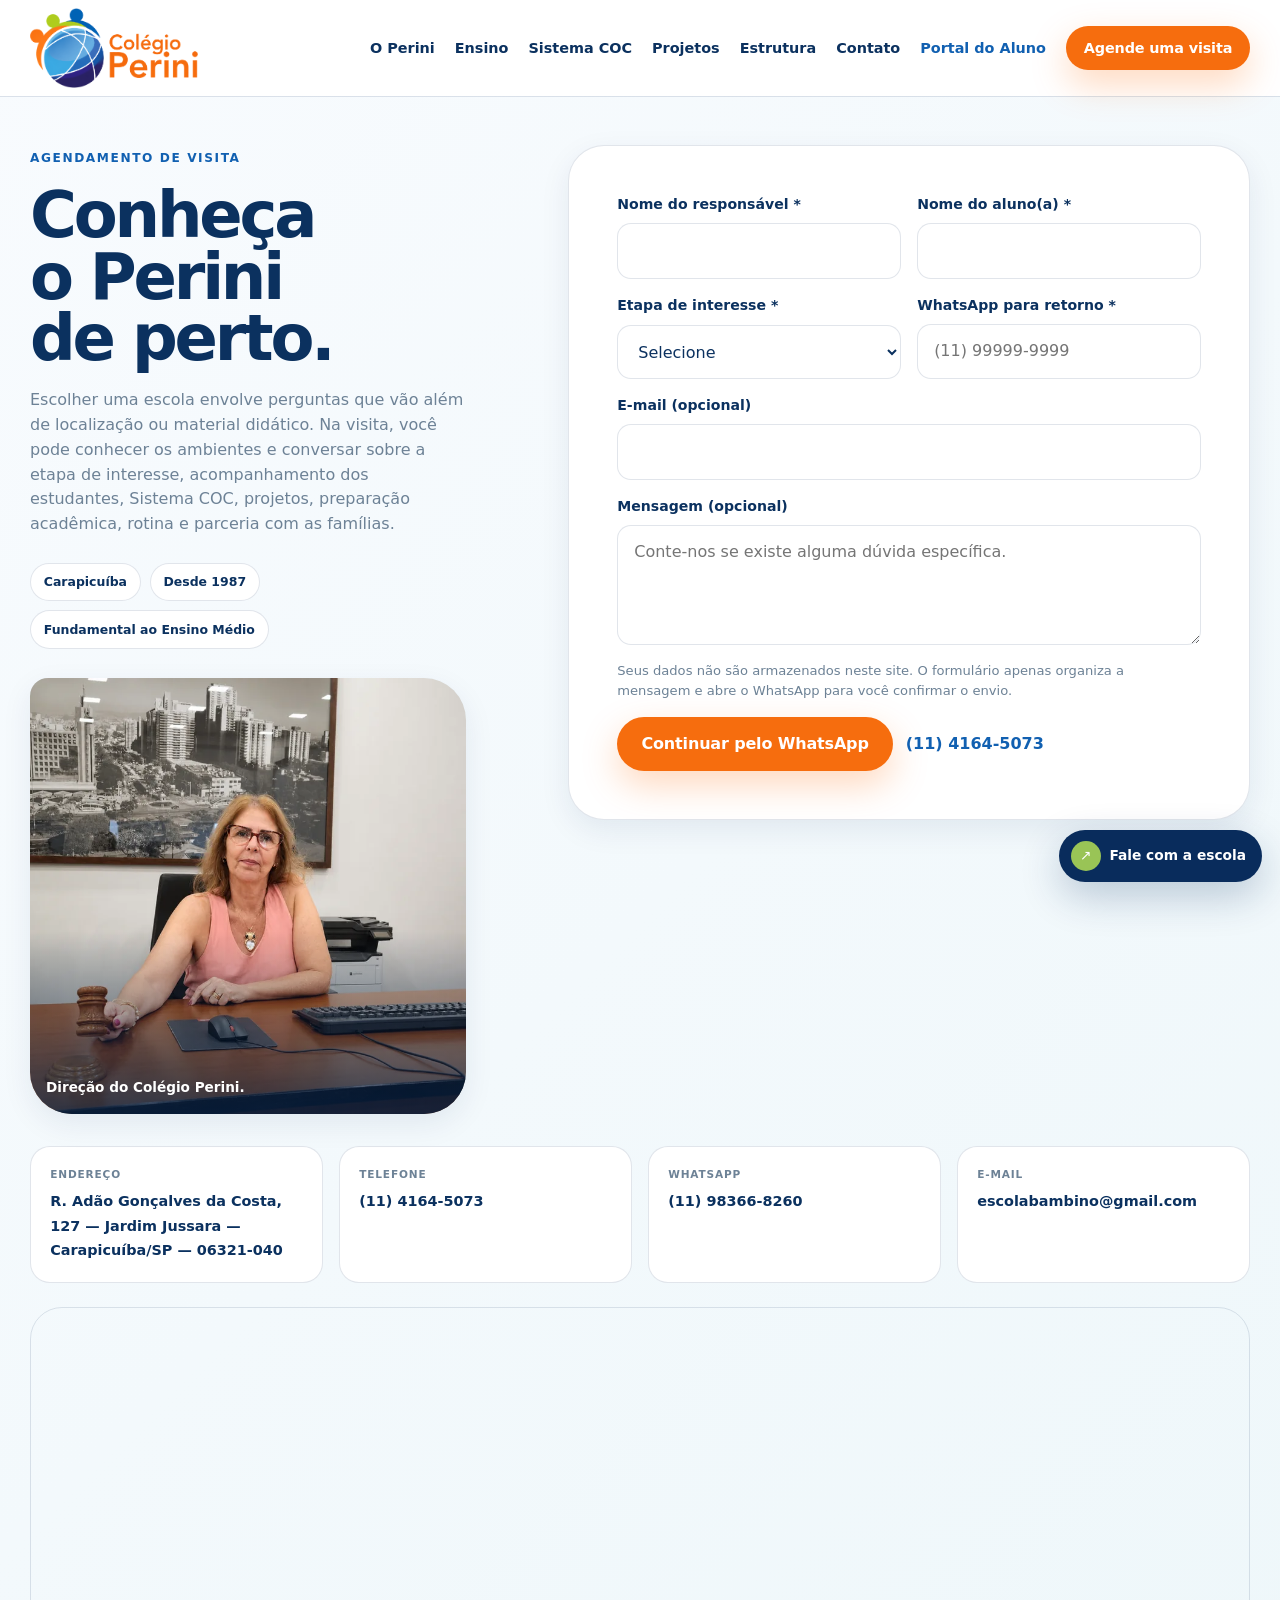
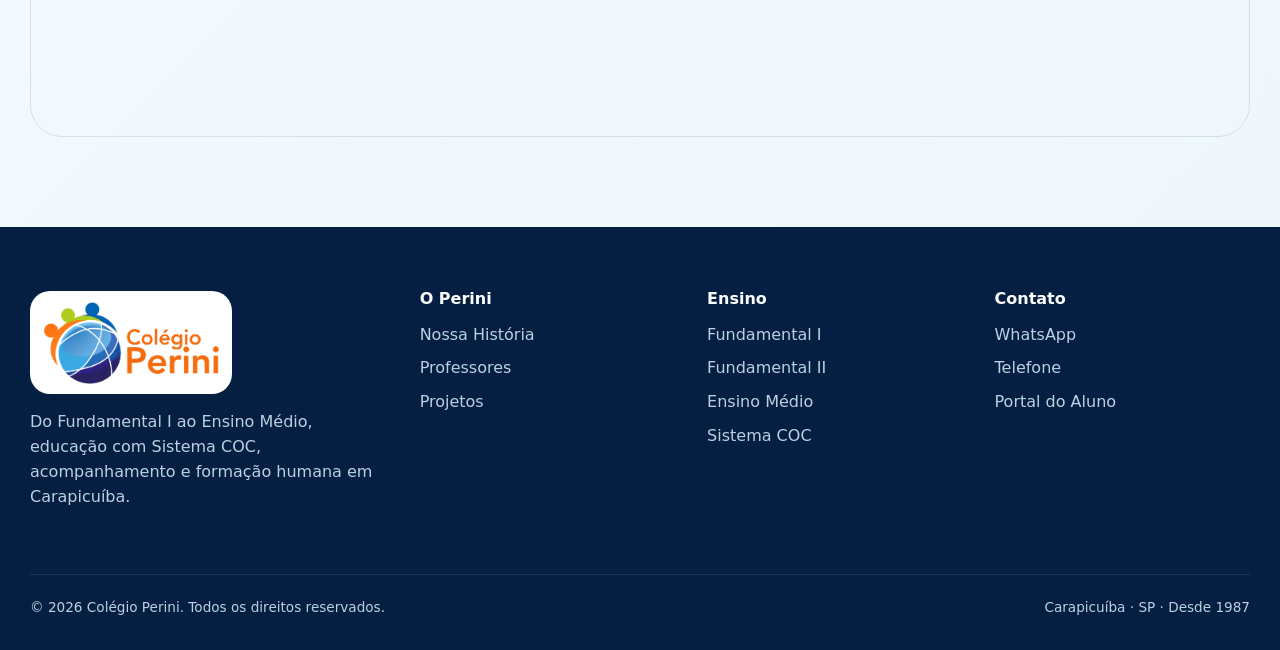
<file: contato/index.html>
<!DOCTYPE html>

<html lang="pt-BR"><head><meta charset="utf-8"/><meta content="width=device-width,initial-scale=1,viewport-fit=cover" name="viewport"/><title>Contato e agendamento de visita | Colégio Perini</title><meta content="Agende uma visita ao Colégio Perini em Carapicuíba. Informe a etapa de interesse e continue o atendimento pelo WhatsApp." name="description"/><link href="https://periniebambino.github.io/siteperiniv2/contato" rel="canonical"/><meta content="index,follow" name="robots"/><meta content="#0b4e90" name="theme-color"/><meta content="Agende uma visita | Colégio Perini" property="og:title"/><meta content="Conheça o Colégio Perini de perto e converse com nossa equipe." property="og:description"/><meta content="https://periniebambino.github.io/siteperiniv2/assets/og/perini-social.jpg" property="og:image"/><link href="../assets/icons/favicon-32.png" rel="icon"/><link href="../css/tokens.css" rel="stylesheet"/><link href="../css/base.css" rel="stylesheet"/><link href="../css/components.css" rel="stylesheet"/><link href="../css/responsive.css" rel="stylesheet"/><meta content="pt_BR" property="og:locale"/><meta content="website" property="og:type"/><meta content="Colégio Perini" property="og:site_name"/><meta content="https://periniebambino.github.io/siteperiniv2/contato" property="og:url"/><meta content="summary_large_image" name="twitter:card"/></head><body class="inner-page contact-page"><a class="skip-link" href="#conteudo">Pular para o conteúdo</a><header class="site-header" id="site-header"><div class="container nav-shell"><a aria-label="Colégio Perini — início" class="brand" href="../"><img alt="Colégio Perini" height="414" src="../assets/brand/logo-colegio-perini-cropped.webp" width="879"/></a><nav aria-label="Navegação principal" class="desktop-nav"><a href="../#perini">O Perini</a><a href="../#ensino">Ensino</a><a href="../sistema-de-ensino/">Sistema COC</a><a href="../#projetos">Projetos</a><a href="../estrutura-e-vida-escolar/">Estrutura</a><a href="../contato/">Contato</a><a class="portal-link" data-portal="" data-track="portal" href="https://portal.coc.com.br/" rel="noopener noreferrer" target="_blank">Portal do Aluno</a><a class="btn btn-primary btn-sm" data-track="visita-header" data-visit-link="" href="../contato/#agendar">Agende uma visita</a></nav><button aria-controls="mobile-menu" aria-expanded="false" aria-label="Abrir menu" class="menu-toggle" id="menu-toggle" type="button"><span aria-hidden="true"></span></button></div></header>
<div aria-hidden="true" aria-label="Menu de navegação" aria-modal="true" class="mobile-menu" id="mobile-menu" role="dialog"><div class="mobile-menu-inner"><div class="mobile-menu-top"><img alt="Colégio Perini" height="414" src="../assets/brand/logo-colegio-perini-cropped.webp" width="879"/><button aria-label="Fechar menu" class="mobile-close" id="mobile-close" type="button">×</button></div><nav aria-label="Navegação mobile"><a class="mobile-link" href="../#perini">O Perini</a><a class="mobile-link" href="../#ensino">Ensino</a><a class="mobile-link sub" href="../fundamental-1/">Fundamental I</a><a class="mobile-link sub" href="../fundamental-2/">Fundamental II</a><a class="mobile-link sub" href="../ensino-medio/">Ensino Médio</a><a class="mobile-link" href="../sistema-de-ensino/">Sistema COC</a><a class="mobile-link" href="../#projetos">Projetos</a><a class="mobile-link" href="../estrutura-e-vida-escolar/">Estrutura</a><a class="mobile-link" href="../contato/">Contato</a></nav><div class="mobile-menu-actions"><a class="btn btn-primary" data-track="visita-menu" data-visit-link="" href="../contato/#agendar">Agende uma visita</a><a class="btn btn-ghost" data-portal="" href="https://portal.coc.com.br/" rel="noopener noreferrer" target="_blank">Portal do Aluno</a></div></div></div><main id="conteudo"><section class="visit-page" id="agendar"><div class="container visit-layout"><div class="visit-intro" data-reveal=""><span class="eyebrow">Agendamento de visita</span><h1 data-contact-page-title="">Agende uma visita e conheça o Perini de perto.</h1><p data-contact-page-text="">Conte em que etapa seu filho está e deixe um contato. Ao continuar, o site prepara sua mensagem e abre o WhatsApp da escola para você confirmar o envio.</p><div class="page-proof"><span>Carapicuíba</span><span>Desde 1987</span><span>Fundamental ao Ensino Médio</span></div>
<figure class="visit-team-photo" data-reveal="">
<img alt="Direção do Colégio Perini em ambiente de trabalho" data-real-image="direction" decoding="async" height="1254" loading="lazy" sizes="(max-width:1080px) 92vw, 34vw" src="../assets/real/direcao.webp" srcset="../assets/real/direcao-720.webp 720w, ../assets/real/direcao-1200.webp 1200w, ../assets/real/direcao.webp 1254w" width="1254"/>
<figcaption>Direção do Colégio Perini.</figcaption>
</figure></div><form class="visit-form" data-reveal="" id="visit-form"><div class="form-grid"><div class="field"><label for="responsavel">Nome do responsável *</label><input autocomplete="name" id="responsavel" name="responsavel" required=""/></div><div class="field"><label for="aluno">Nome do aluno(a) *</label><input id="aluno" name="aluno" required=""/></div><div class="field"><label for="etapa">Etapa de interesse *</label><select id="etapa" name="etapa" required=""><option value="">Selecione</option><option>Ensino Fundamental I</option><option>Ensino Fundamental II</option><option>Ensino Médio</option></select></div><div class="field"><label for="whatsapp">WhatsApp para retorno *</label><input autocomplete="tel" id="whatsapp" inputmode="tel" name="whatsapp" placeholder="(11) 99999-9999" required=""/></div><div class="field full"><label for="email">E-mail (opcional)</label><input autocomplete="email" id="email" name="email" type="email"/></div><div class="field full"><label for="mensagem">Mensagem (opcional)</label><textarea id="mensagem" name="mensagem" placeholder="Conte-nos se existe alguma dúvida específica."></textarea></div></div><p class="form-note">Seus dados não são armazenados neste site. O formulário apenas organiza a mensagem e abre o WhatsApp para você confirmar o envio.</p><div class="form-actions"><button class="btn btn-primary" data-track="formulario-visita" type="submit">Continuar pelo WhatsApp</button><a class="text-link" data-phone="" href="tel:+551141645073"><span data-phone-text=""></span></a></div></form><noscript><a class="text-link" href="https://wa.me/5511983668260?text=Ol%C3%A1%21%20Conheci%20o%20Col%C3%A9gio%20Perini%20pelo%20site%20e%20gostaria%20de%20mais%20informa%C3%A7%C3%B5es.">JavaScript está desativado. Fale diretamente pelo WhatsApp.</a></noscript></div><div class="container"><div class="contact-cards"><div class="contact-card"><small>Endereço</small><span data-address=""></span></div><div class="contact-card"><small>Telefone</small><a data-phone="" href="tel:+551141645073"><span data-phone-text=""></span></a></div><div class="contact-card"><small>WhatsApp</small><a data-whatsapp="" href="https://wa.me/5511983668260?text=Ol%C3%A1%21%20Conheci%20o%20Col%C3%A9gio%20Perini%20pelo%20site%20e%20gostaria%20de%20mais%20informa%C3%A7%C3%B5es." rel="noopener noreferrer" target="_blank"><span data-whatsapp-text=""></span></a></div><div class="contact-card"><small>E-mail</small><a data-email="" href="mailto:escolabambino@gmail.com"><span data-email-text=""></span></a></div></div><div class="internal-map"><iframe id="school-map" loading="lazy" referrerpolicy="no-referrer-when-downgrade" title="Mapa do Colégio Perini"></iframe></div></div></section></main><footer class="footer"><div class="container footer-grid"><div class="footer-brand"><div class="footer-logo-shell"><img alt="Colégio Perini" height="414" src="../assets/brand/logo-colegio-perini-cropped.webp" width="879"/></div><p>Do Fundamental I ao Ensino Médio, educação com Sistema COC, acompanhamento e formação humana em Carapicuíba.</p></div><div><h3>O Perini</h3><a href="../#historia">Nossa História</a><a href="../#professores">Professores</a><a href="../#projetos">Projetos</a></div><div><h3>Ensino</h3><a href="../fundamental-1/">Fundamental I</a><a href="../fundamental-2/">Fundamental II</a><a href="../ensino-medio/">Ensino Médio</a><a href="../sistema-de-ensino/">Sistema COC</a></div><div><h3>Contato</h3><a data-whatsapp="" href="https://wa.me/5511983668260?text=Ol%C3%A1%21%20Conheci%20o%20Col%C3%A9gio%20Perini%20pelo%20site%20e%20gostaria%20de%20mais%20informa%C3%A7%C3%B5es." rel="noopener noreferrer" target="_blank">WhatsApp</a><a data-phone="" href="tel:+551141645073">Telefone</a><a data-portal="" href="https://portal.coc.com.br/" rel="noopener noreferrer" target="_blank">Portal do Aluno</a></div></div><div class="container footer-bottom"><span>© <span data-year="">2026</span> Colégio Perini. Todos os direitos reservados.</span><span>Carapicuíba · SP · Desde 1987</span></div></footer><a aria-label="Falar com o Colégio Perini pelo WhatsApp" class="whatsapp-float" data-whatsapp="" href="https://wa.me/5511983668260?text=Ol%C3%A1%21%20Conheci%20o%20Col%C3%A9gio%20Perini%20pelo%20site%20e%20gostaria%20de%20mais%20informa%C3%A7%C3%B5es." rel="noopener noreferrer" target="_blank"><span aria-hidden="true">↗</span><b>Fale com a escola</b></a><div class="mobile-action"><a data-visit-link="" href="../contato/#agendar">Agende uma visita</a></div><script id="org-schema" type="application/ld+json"></script><script id="breadcrumb-schema" type="application/ld+json"></script><script src="../js/config.js"></script><script src="../js/content.js"></script><script src="../js/images.js"></script><script src="../js/site.js"></script></body></html>
</file>
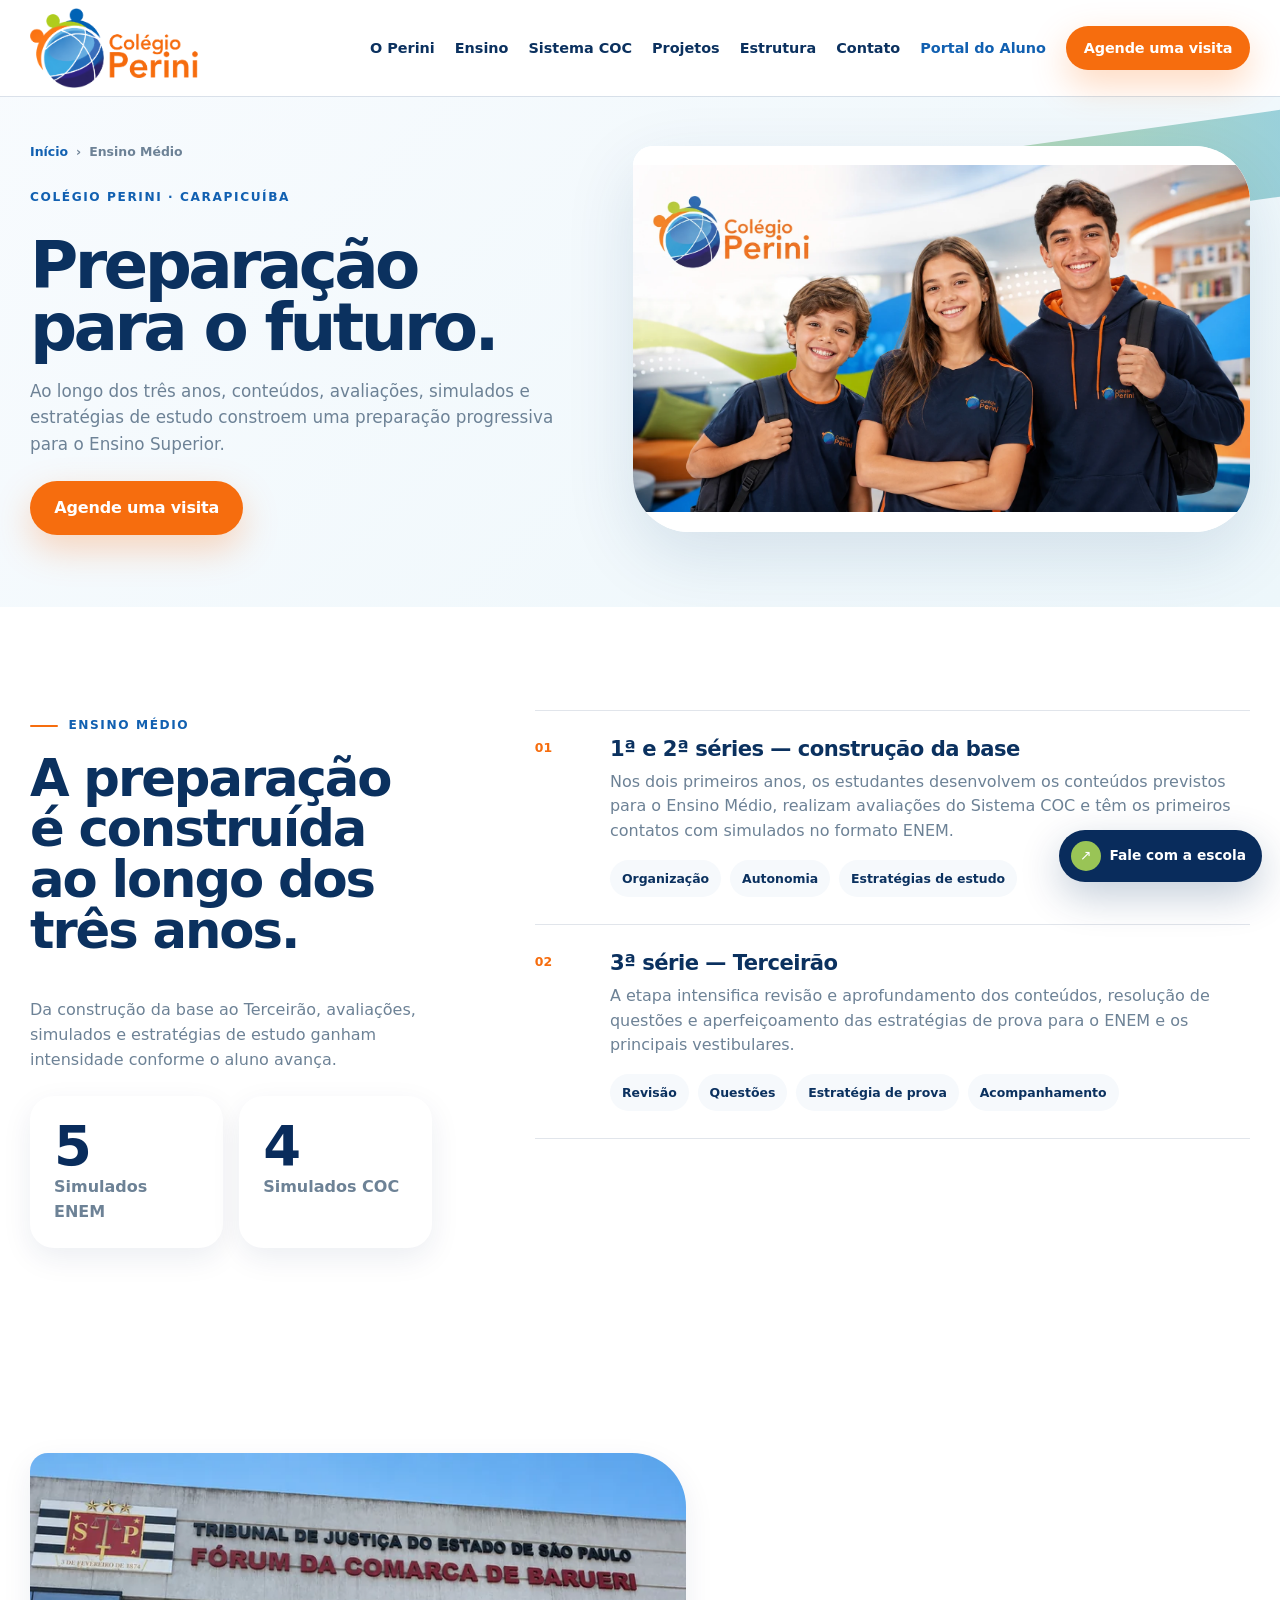
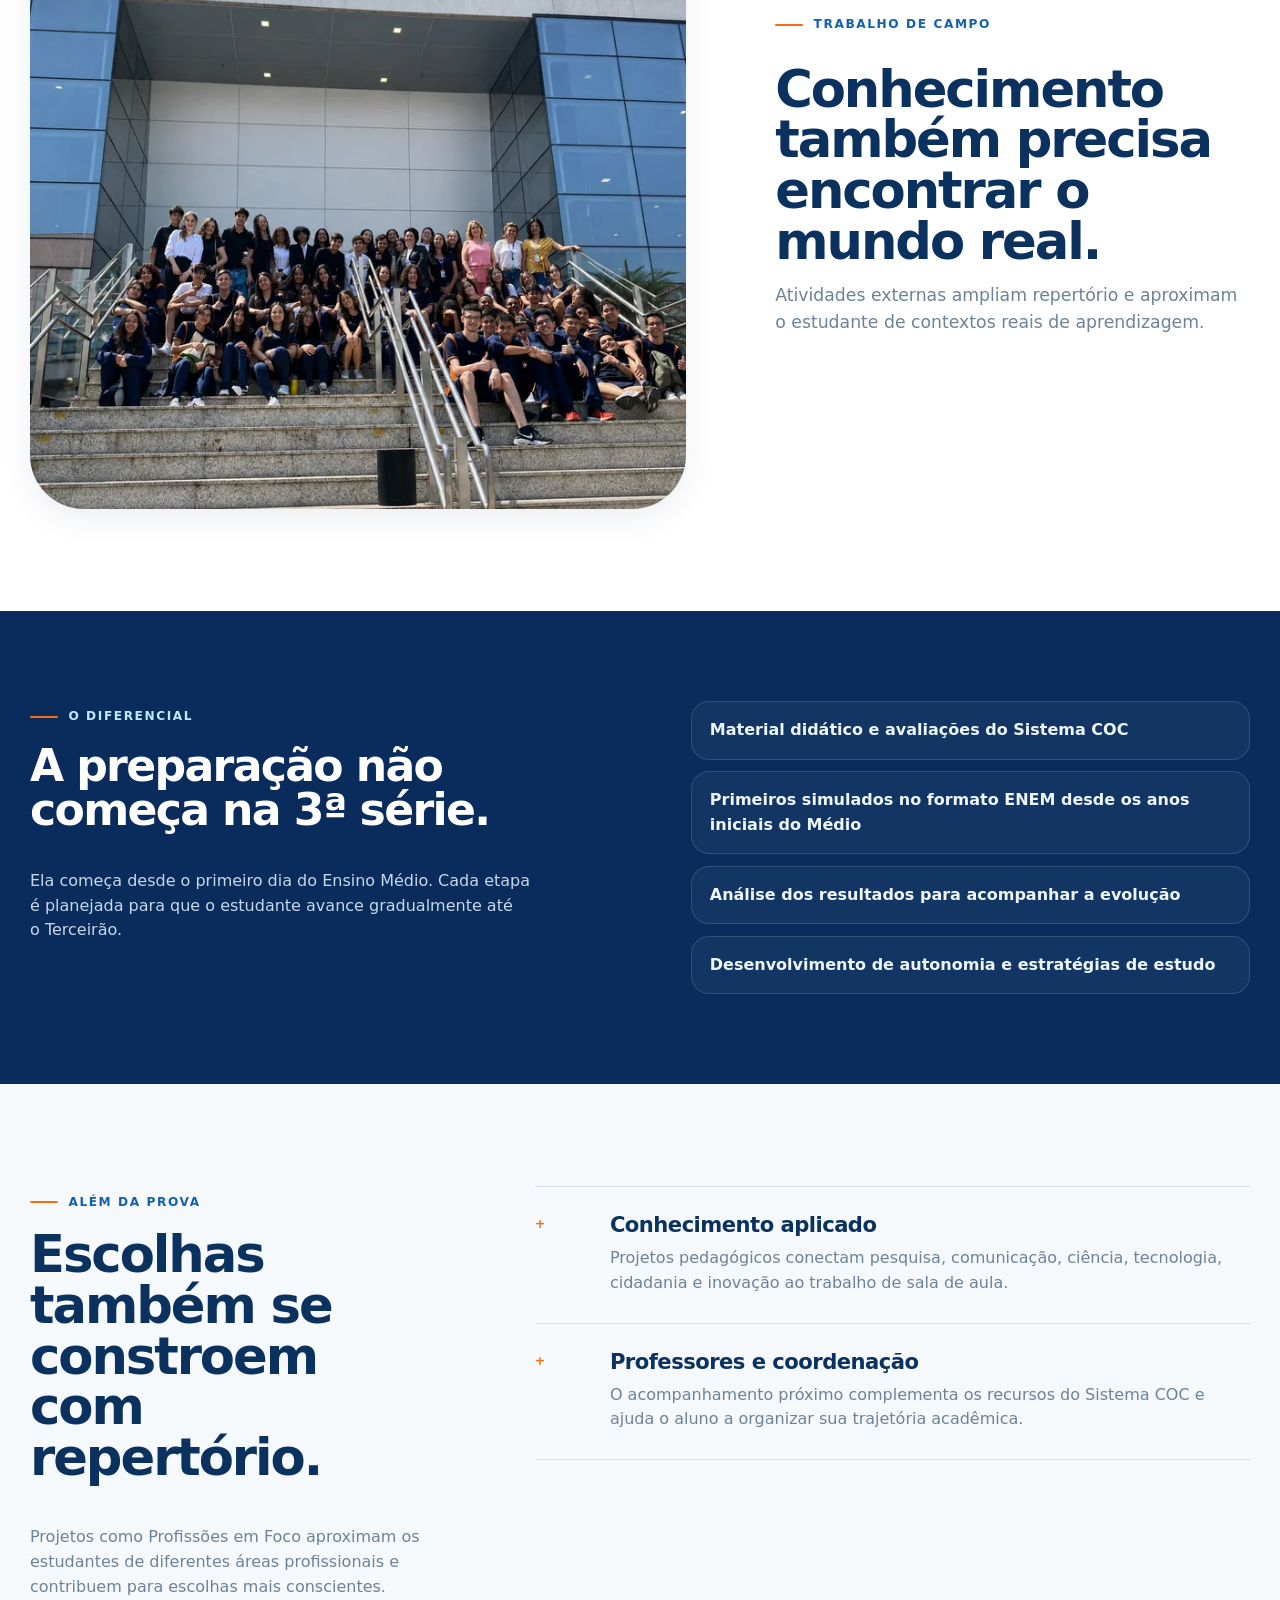
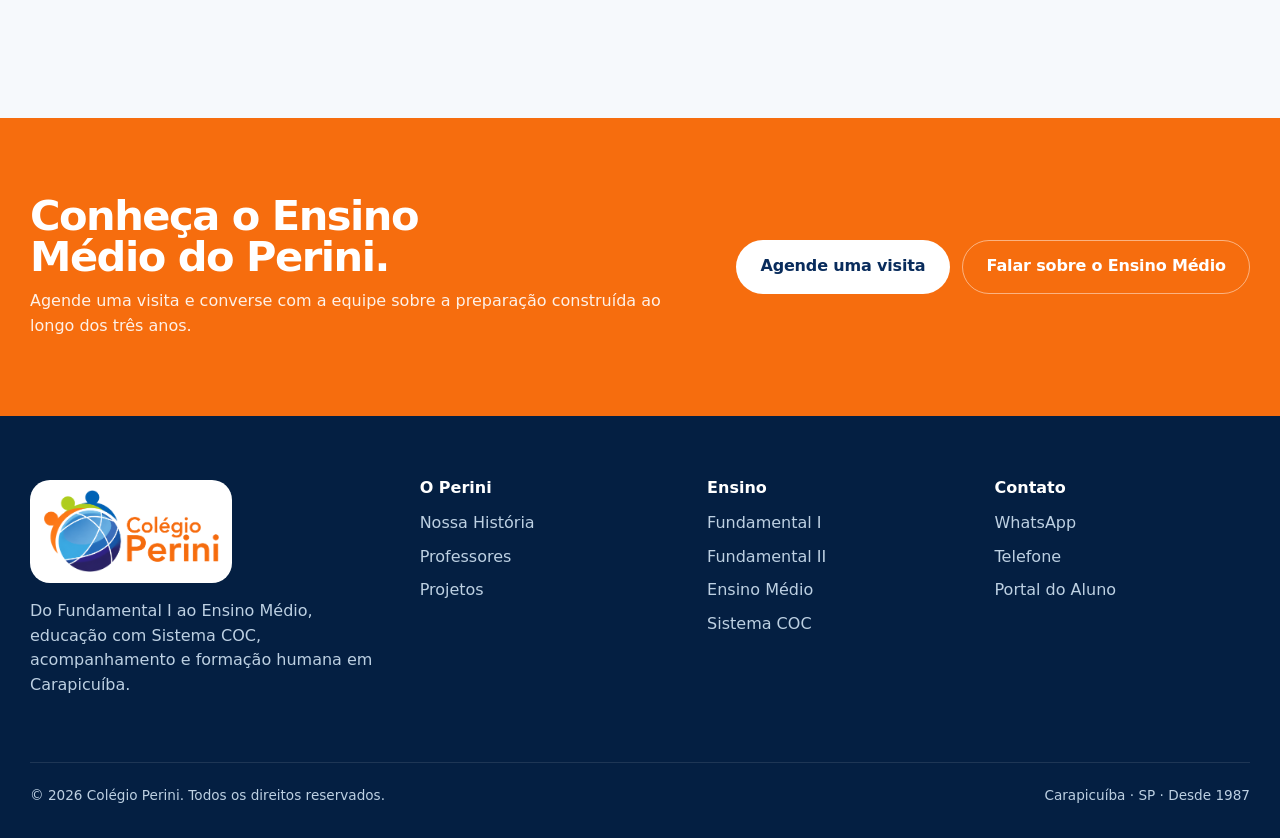
<file: ensino-medio/index.html>
<!DOCTYPE html>

<html lang="pt-BR"><head><meta charset="utf-8"/><meta content="width=device-width,initial-scale=1,viewport-fit=cover" name="viewport"/><meta content="light" name="color-scheme"/><title>Ensino Médio em Carapicuíba | Colégio Perini</title><meta content="Ensino Médio no Colégio Perini em Carapicuíba: preparação progressiva para ENEM e vestibulares, Sistema COC, simulados e acompanhamento constante." name="description"/><meta content="#0b4e90" name="theme-color"/><meta content="index,follow,max-image-preview:large" name="robots"/><link href="https://periniebambino.github.io/siteperiniv2/ensino-medio" rel="canonical"/><meta content="pt_BR" property="og:locale"/><meta content="website" property="og:type"/><meta content="Colégio Perini" property="og:site_name"/><meta content="Ensino Médio em Carapicuíba | Colégio Perini" property="og:title"/><meta content="Ensino Médio no Colégio Perini em Carapicuíba: preparação progressiva para ENEM e vestibulares, Sistema COC, simulados e acompanhamento constante." property="og:description"/><meta content="https://periniebambino.github.io/siteperiniv2/ensino-medio" property="og:url"/><meta content="https://periniebambino.github.io/siteperiniv2/assets/og/perini-social.jpg" property="og:image"/><meta content="summary_large_image" name="twitter:card"/><link href="../assets/icons/favicon-32.png" rel="icon" sizes="32x32" type="image/png"/><link href="../assets/icons/apple-touch-icon.png" rel="apple-touch-icon"/><link href="../css/tokens.css" rel="stylesheet"/><link href="../css/base.css" rel="stylesheet"/><link href="../css/components.css" rel="stylesheet"/><link href="../css/responsive.css" rel="stylesheet"/></head><body class="inner-page"><a class="skip-link" href="#conteudo">Pular para o conteúdo</a><header class="site-header" id="site-header"><div class="container nav-shell"><a aria-label="Colégio Perini — início" class="brand" href="../"><img alt="Colégio Perini" height="414" src="../assets/brand/logo-colegio-perini-cropped.webp" width="879"/></a><nav aria-label="Navegação principal" class="desktop-nav"><a href="../#perini">O Perini</a><a href="../#ensino">Ensino</a><a href="../sistema-de-ensino/">Sistema COC</a><a href="../#projetos">Projetos</a><a href="../estrutura-e-vida-escolar/">Estrutura</a><a href="../contato/">Contato</a><a class="portal-link" data-portal="" data-track="portal" href="https://portal.coc.com.br/" rel="noopener noreferrer" target="_blank">Portal do Aluno</a><a class="btn btn-primary btn-sm" data-track="visita-header" data-visit-link="" href="../contato/#agendar">Agende uma visita</a></nav><button aria-controls="mobile-menu" aria-expanded="false" aria-label="Abrir menu" class="menu-toggle" id="menu-toggle" type="button"><span aria-hidden="true"></span></button></div></header>
<div aria-hidden="true" aria-label="Menu de navegação" aria-modal="true" class="mobile-menu" id="mobile-menu" role="dialog"><div class="mobile-menu-inner"><div class="mobile-menu-top"><img alt="Colégio Perini" height="414" src="../assets/brand/logo-colegio-perini-cropped.webp" width="879"/><button aria-label="Fechar menu" class="mobile-close" id="mobile-close" type="button">×</button></div><nav aria-label="Navegação mobile"><a class="mobile-link" href="../#perini">O Perini</a><a class="mobile-link" href="../#ensino">Ensino</a><a class="mobile-link sub" href="../fundamental-1/">Fundamental I</a><a class="mobile-link sub" href="../fundamental-2/">Fundamental II</a><a class="mobile-link sub" href="../ensino-medio/">Ensino Médio</a><a class="mobile-link" href="../sistema-de-ensino/">Sistema COC</a><a class="mobile-link" href="../#projetos">Projetos</a><a class="mobile-link" href="../estrutura-e-vida-escolar/">Estrutura</a><a class="mobile-link" href="../contato/">Contato</a></nav><div class="mobile-menu-actions"><a class="btn btn-primary" data-track="visita-menu" data-visit-link="" href="../contato/#agendar">Agende uma visita</a><a class="btn btn-ghost" data-portal="" href="https://portal.coc.com.br/" rel="noopener noreferrer" target="_blank">Portal do Aluno</a></div></div></div><main id="conteudo"><section class="page-hero cycle-hero cycle-hero-ensino-medio"><div class="container page-hero-layout"><div class="page-hero-copy" data-reveal=""><div class="page-breadcrumb"><a href="../">Início</a><span>›</span><span>Ensino Médio</span></div><span class="eyebrow">Colégio Perini · Carapicuíba</span><h1>Preparação para o futuro.</h1><p>Ao longo dos três anos, conteúdos, avaliações, simulados e estratégias de estudo constroem uma preparação progressiva para o Ensino Superior.</p><div class="page-hero-actions"><a class="btn btn-primary" data-track="visita-page" data-visit-link="" href="../contato/#agendar">Agende uma visita</a></div></div><div class="page-hero-media" data-reveal=""><img alt="Estudantes do Colégio Perini representando a continuidade da jornada escolar até o Ensino Médio" decoding="async" fetchpriority="high" height="941" src="../assets/hero/jornada-perini.webp" width="1672"/></div></div></section><section class="editorial-section"><div class="container editorial-layout"><div class="editorial-intro" data-reveal=""><span class="kicker">Ensino Médio</span><h2>A preparação é construída ao longo dos três anos.</h2><p>Da construção da base ao Terceirão, avaliações, simulados e estratégias de estudo ganham intensidade conforme o aluno avança.</p><div class="stats-row"><div class="stat-box"><strong>5</strong><span>Simulados ENEM</span></div><div class="stat-box"><strong>4</strong><span>Simulados COC</span></div></div></div><div class="editorial-stack"><article class="editorial-item" data-reveal=""><span>01</span><div><h3>1ª e 2ª séries — construção da base</h3><p>Nos dois primeiros anos, os estudantes desenvolvem os conteúdos previstos para o Ensino Médio, realizam avaliações do Sistema COC e têm os primeiros contatos com simulados no formato ENEM.</p><div class="bullet-inline"><span>Organização</span><span>Autonomia</span><span>Estratégias de estudo</span></div></div></article><article class="editorial-item" data-reveal=""><span>02</span><div><h3>3ª série — Terceirão</h3><p>A etapa intensifica revisão e aprofundamento dos conteúdos, resolução de questões e aperfeiçoamento das estratégias de prova para o ENEM e os principais vestibulares.</p><div class="bullet-inline"><span>Revisão</span><span>Questões</span><span>Estratégia de prova</span><span>Acompanhamento</span></div></div></article></div></div></section>
<section class="real-story-section">
<div class="container real-story-grid">
<figure class="real-story-media" data-reveal="">
<img alt="Estudantes do Ensino Médio do Colégio Perini em trabalho de campo" class="" data-real-image="fieldWork" decoding="async" height="1254" loading="lazy" sizes="(max-width:720px) 92vw, 50vw" src="../assets/real/trabalho-de-campo.webp" srcset="../assets/real/trabalho-de-campo-720.webp 720w, ../assets/real/trabalho-de-campo-1200.webp 1200w, ../assets/real/trabalho-de-campo.webp 1254w" width="1254"/>
</figure>
<div class="real-story-copy" data-reveal="">
<span class="kicker">Trabalho de campo</span>
<h2>Conhecimento também precisa encontrar o mundo real.</h2>
<p>Atividades externas ampliam repertório e aproximam o estudante de contextos reais de aprendizagem.</p>
</div>
</div>
</section><section class="content-band"><div class="container content-band-layout"><div data-reveal=""><span class="kicker kicker-light">O diferencial</span><h2>A preparação não começa na 3ª série.</h2><p>Ela começa desde o primeiro dia do Ensino Médio. Cada etapa é planejada para que o estudante avance gradualmente até o Terceirão.</p></div><div class="content-band-list" data-reveal=""><div>Material didático e avaliações do Sistema COC</div><div>Primeiros simulados no formato ENEM desde os anos iniciais do Médio</div><div>Análise dos resultados para acompanhar a evolução</div><div>Desenvolvimento de autonomia e estratégias de estudo</div></div></div></section><section class="editorial-section alt"><div class="container editorial-layout"><div class="editorial-intro" data-reveal=""><span class="kicker">Além da prova</span><h2>Escolhas também se constroem com repertório.</h2><p>Projetos como Profissões em Foco aproximam os estudantes de diferentes áreas profissionais e contribuem para escolhas mais conscientes.</p></div><div class="editorial-stack"><article class="editorial-item" data-reveal=""><span>+</span><div><h3>Conhecimento aplicado</h3><p>Projetos pedagógicos conectam pesquisa, comunicação, ciência, tecnologia, cidadania e inovação ao trabalho de sala de aula.</p></div></article><article class="editorial-item" data-reveal=""><span>+</span><div><h3>Professores e coordenação</h3><p>O acompanhamento próximo complementa os recursos do Sistema COC e ajuda o aluno a organizar sua trajetória acadêmica.</p></div></article></div></div></section><section class="page-cta"><div class="container page-cta-inner"><div><h2>Conheça o Ensino Médio do Perini.</h2><p>Agende uma visita e converse com a equipe sobre a preparação construída ao longo dos três anos.</p></div><div class="page-cta-actions"><a class="btn btn-white" data-visit-link="" href="../contato/#agendar">Agende uma visita</a><a class="btn btn-outline" data-stage-visit="Ensino Médio" href="https://wa.me/5511983668260?text=Ol%C3%A1%21%20Conheci%20o%20Col%C3%A9gio%20Perini%20pelo%20site%20e%20gostaria%20de%20informa%C3%A7%C3%B5es%20sobre%20Ensino%20M%C3%A9dio." rel="noopener noreferrer" target="_blank">Falar sobre o Ensino Médio</a></div></div></section></main><footer class="footer"><div class="container footer-grid"><div class="footer-brand"><div class="footer-logo-shell"><img alt="Colégio Perini" height="414" src="../assets/brand/logo-colegio-perini-cropped.webp" width="879"/></div><p>Do Fundamental I ao Ensino Médio, educação com Sistema COC, acompanhamento e formação humana em Carapicuíba.</p></div><div><h3>O Perini</h3><a href="../#historia">Nossa História</a><a href="../#professores">Professores</a><a href="../#projetos">Projetos</a></div><div><h3>Ensino</h3><a href="../fundamental-1/">Fundamental I</a><a href="../fundamental-2/">Fundamental II</a><a href="../ensino-medio/">Ensino Médio</a><a href="../sistema-de-ensino/">Sistema COC</a></div><div><h3>Contato</h3><a data-whatsapp="" href="https://wa.me/5511983668260?text=Ol%C3%A1%21%20Conheci%20o%20Col%C3%A9gio%20Perini%20pelo%20site%20e%20gostaria%20de%20mais%20informa%C3%A7%C3%B5es." rel="noopener noreferrer" target="_blank">WhatsApp</a><a data-phone="" href="tel:+551141645073">Telefone</a><a data-portal="" href="https://portal.coc.com.br/" rel="noopener noreferrer" target="_blank">Portal do Aluno</a></div></div><div class="container footer-bottom"><span>© <span data-year="">2026</span> Colégio Perini. Todos os direitos reservados.</span><span>Carapicuíba · SP · Desde 1987</span></div></footer><a aria-label="Falar com o Colégio Perini pelo WhatsApp" class="whatsapp-float" data-whatsapp="" href="https://wa.me/5511983668260?text=Ol%C3%A1%21%20Conheci%20o%20Col%C3%A9gio%20Perini%20pelo%20site%20e%20gostaria%20de%20mais%20informa%C3%A7%C3%B5es." rel="noopener noreferrer" target="_blank"><span aria-hidden="true">↗</span><b>Fale com a escola</b></a><div class="mobile-action"><a data-visit-link="" href="../contato/#agendar">Agende uma visita</a></div><script id="org-schema" type="application/ld+json"></script><script id="breadcrumb-schema" type="application/ld+json"></script><script src="../js/config.js"></script><script src="../js/content.js"></script><script src="../js/images.js"></script><script src="../js/site.js"></script></body></html>
</file>
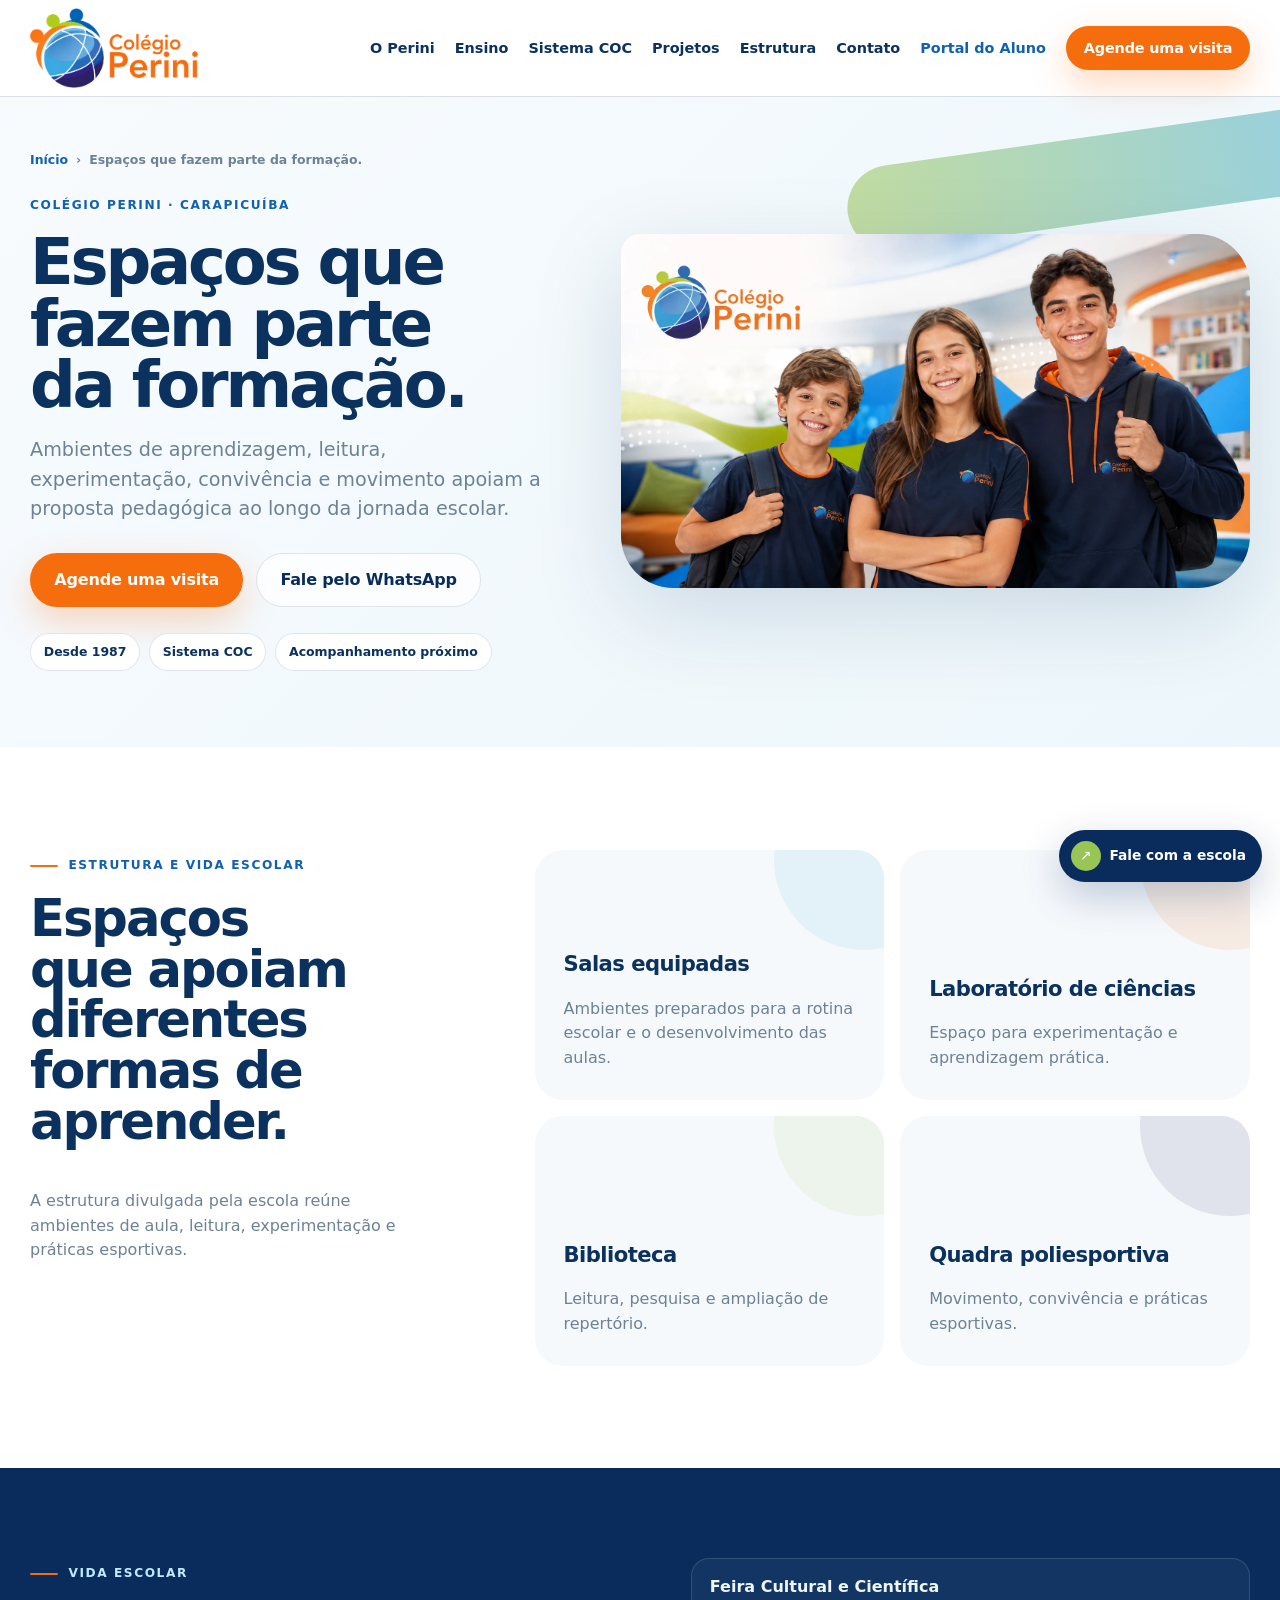
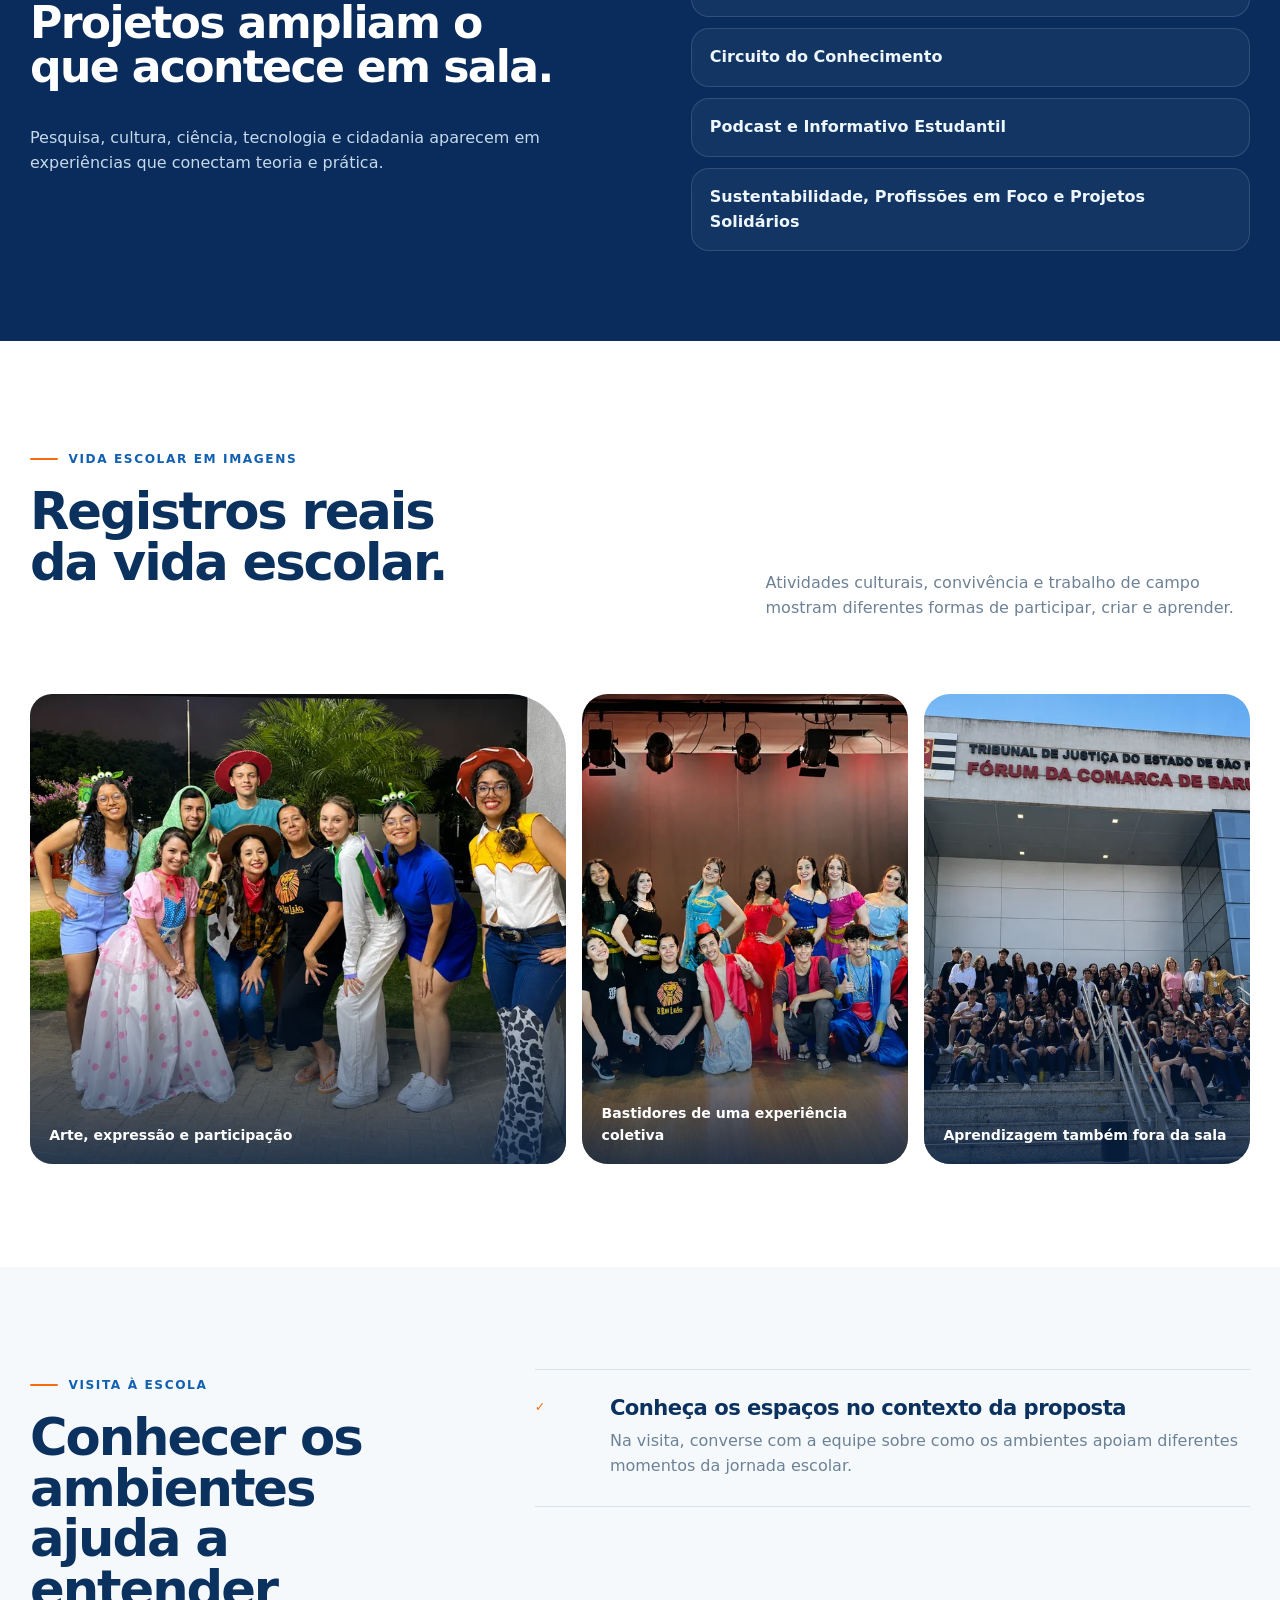
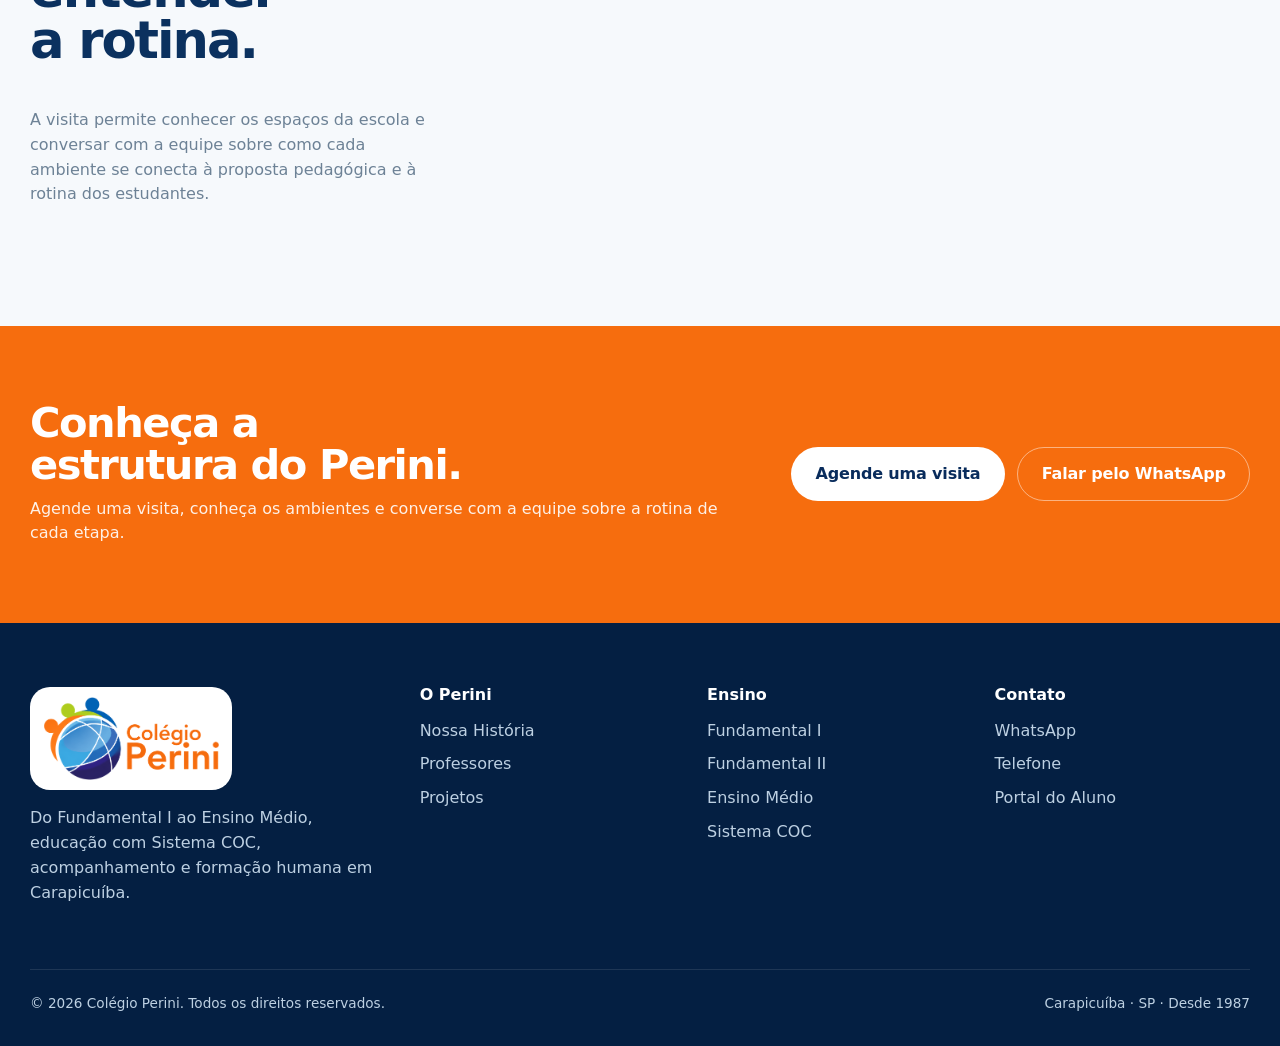
<file: estrutura-e-vida-escolar/index.html>
<!DOCTYPE html>

<html lang="pt-BR"><head><meta charset="utf-8"/><meta content="width=device-width,initial-scale=1,viewport-fit=cover" name="viewport"/><meta content="light" name="color-scheme"/><title>Estrutura e vida escolar | Colégio Perini em Carapicuíba</title><meta content="Conheça os ambientes e a vida escolar do Colégio Perini em Carapicuíba: salas, laboratório de ciências, biblioteca, quadra e projetos pedagógicos." name="description"/><meta content="#0b4e90" name="theme-color"/><meta content="index,follow,max-image-preview:large" name="robots"/><link href="https://periniebambino.github.io/siteperiniv2/estrutura-e-vida-escolar" rel="canonical"/><meta content="pt_BR" property="og:locale"/><meta content="website" property="og:type"/><meta content="Colégio Perini" property="og:site_name"/><meta content="Estrutura e vida escolar | Colégio Perini em Carapicuíba" property="og:title"/><meta content="Conheça os ambientes e a vida escolar do Colégio Perini em Carapicuíba: salas, laboratório de ciências, biblioteca, quadra e projetos pedagógicos." property="og:description"/><meta content="https://periniebambino.github.io/siteperiniv2/estrutura-e-vida-escolar" property="og:url"/><meta content="https://periniebambino.github.io/siteperiniv2/assets/og/perini-social.jpg" property="og:image"/><meta content="summary_large_image" name="twitter:card"/><link href="../assets/icons/favicon-32.png" rel="icon" sizes="32x32" type="image/png"/><link href="../assets/icons/apple-touch-icon.png" rel="apple-touch-icon"/><link href="../css/tokens.css" rel="stylesheet"/><link href="../css/base.css" rel="stylesheet"/><link href="../css/components.css" rel="stylesheet"/><link href="../css/responsive.css" rel="stylesheet"/></head><body class="inner-page structure-page"><a class="skip-link" href="#conteudo">Pular para o conteúdo</a><header class="site-header" id="site-header"><div class="container nav-shell"><a aria-label="Colégio Perini — início" class="brand" href="../"><img alt="Colégio Perini" height="414" src="../assets/brand/logo-colegio-perini-cropped.webp" width="879"/></a><nav aria-label="Navegação principal" class="desktop-nav"><a href="../#perini">O Perini</a><a href="../#ensino">Ensino</a><a href="../sistema-de-ensino/">Sistema COC</a><a href="../#projetos">Projetos</a><a href="../estrutura-e-vida-escolar/">Estrutura</a><a href="../contato/">Contato</a><a class="portal-link" data-portal="" data-track="portal" href="https://portal.coc.com.br/" rel="noopener noreferrer" target="_blank">Portal do Aluno</a><a class="btn btn-primary btn-sm" data-track="visita-header" data-visit-link="" href="../contato/#agendar">Agende uma visita</a></nav><button aria-controls="mobile-menu" aria-expanded="false" aria-label="Abrir menu" class="menu-toggle" id="menu-toggle" type="button"><span aria-hidden="true"></span></button></div></header>
<div aria-hidden="true" aria-label="Menu de navegação" aria-modal="true" class="mobile-menu" id="mobile-menu" role="dialog"><div class="mobile-menu-inner"><div class="mobile-menu-top"><img alt="Colégio Perini" height="414" src="../assets/brand/logo-colegio-perini-cropped.webp" width="879"/><button aria-label="Fechar menu" class="mobile-close" id="mobile-close" type="button">×</button></div><nav aria-label="Navegação mobile"><a class="mobile-link" href="../#perini">O Perini</a><a class="mobile-link" href="../#ensino">Ensino</a><a class="mobile-link sub" href="../fundamental-1/">Fundamental I</a><a class="mobile-link sub" href="../fundamental-2/">Fundamental II</a><a class="mobile-link sub" href="../ensino-medio/">Ensino Médio</a><a class="mobile-link" href="../sistema-de-ensino/">Sistema COC</a><a class="mobile-link" href="../#projetos">Projetos</a><a class="mobile-link" href="../estrutura-e-vida-escolar/">Estrutura</a><a class="mobile-link" href="../contato/">Contato</a></nav><div class="mobile-menu-actions"><a class="btn btn-primary" data-track="visita-menu" data-visit-link="" href="../contato/#agendar">Agende uma visita</a><a class="btn btn-ghost" data-portal="" href="https://portal.coc.com.br/" rel="noopener noreferrer" target="_blank">Portal do Aluno</a></div></div></div><main id="conteudo"><section class="page-hero"><div class="container page-hero-layout"><div class="page-hero-copy" data-reveal=""><div class="page-breadcrumb"><a href="../">Início</a><span>›</span><span>Espaços que fazem parte da formação.</span></div><span class="eyebrow">Colégio Perini · Carapicuíba</span><h1>Espaços que fazem parte da formação.</h1><p>Ambientes de aprendizagem, leitura, experimentação, convivência e movimento apoiam a proposta pedagógica ao longo da jornada escolar.</p><div class="page-hero-actions"><a class="btn btn-primary" data-track="visita-page" data-visit-link="" href="../contato/#agendar">Agende uma visita</a><a class="btn btn-outline" data-whatsapp="" href="https://wa.me/5511983668260?text=Ol%C3%A1%21%20Conheci%20o%20Col%C3%A9gio%20Perini%20pelo%20site%20e%20gostaria%20de%20mais%20informa%C3%A7%C3%B5es." rel="noopener noreferrer" target="_blank">Fale pelo WhatsApp</a></div><div class="page-proof"><span>Desde 1987</span><span>Sistema COC</span><span>Acompanhamento próximo</span></div></div><div class="page-hero-media" data-reveal=""><img alt="Alunos do Colégio Perini em ambiente escolar" decoding="async" fetchpriority="high" height="941" src="../assets/hero/jornada-perini.webp" width="1672"/></div></div></section><section class="editorial-section"><div class="container editorial-layout"><div class="editorial-intro" data-reveal=""><span class="kicker">Estrutura e vida escolar</span><h2>Espaços que apoiam diferentes formas de aprender.</h2><p>A estrutura divulgada pela escola reúne ambientes de aula, leitura, experimentação e práticas esportivas.</p></div><div class="structure-page-grid"><article class="structure-page-card" data-reveal=""><h3>Salas equipadas</h3><p>Ambientes preparados para a rotina escolar e o desenvolvimento das aulas.</p></article><article class="structure-page-card" data-reveal=""><h3>Laboratório de ciências</h3><p>Espaço para experimentação e aprendizagem prática.</p></article><article class="structure-page-card" data-reveal=""><h3>Biblioteca</h3><p>Leitura, pesquisa e ampliação de repertório.</p></article><article class="structure-page-card" data-reveal=""><h3>Quadra poliesportiva</h3><p>Movimento, convivência e práticas esportivas.</p></article></div></div></section><section class="content-band"><div class="container content-band-layout"><div data-reveal=""><span class="kicker kicker-light">Vida escolar</span><h2>Projetos ampliam o que acontece em sala.</h2><p>Pesquisa, cultura, ciência, tecnologia e cidadania aparecem em experiências que conectam teoria e prática.</p></div><div class="content-band-list" data-reveal=""><div>Feira Cultural e Científica</div><div>Circuito do Conhecimento</div><div>Podcast e Informativo Estudantil</div><div>Sustentabilidade, Profissões em Foco e Projetos Solidários</div></div></div></section>
<section class="real-gallery-section">
<div class="container">
<div class="section-head split-head" data-reveal="">
<div><span class="kicker">Vida escolar em imagens</span><h2>Registros reais da vida escolar.</h2></div>
<p>Atividades culturais, convivência e trabalho de campo mostram diferentes formas de participar, criar e aprender.</p>
</div>
<div class="real-gallery-grid">
<figure class="real-gallery-wide" data-reveal="">
<img alt="Estudantes e equipe em atividade cultural do Colégio Perini" data-real-image="theaterTeam" decoding="async" height="1254" loading="lazy" sizes="(max-width:1080px) 92vw, 52vw" src="../assets/real/teatro-equipe.webp" srcset="../assets/real/teatro-equipe-720.webp 720w, ../assets/real/teatro-equipe-1200.webp 1200w, ../assets/real/teatro-equipe.webp 1254w" width="1254"/>
<figcaption>Arte, expressão e participação</figcaption>
</figure>
<figure data-reveal="">
<img alt="Grupo em atividade cultural do Colégio Perini" data-real-image="theaterBackstage" decoding="async" height="1254" loading="lazy" sizes="(max-width:1080px) 92vw, 26vw" src="../assets/real/teatro-bastidores.webp" srcset="../assets/real/teatro-bastidores-720.webp 720w, ../assets/real/teatro-bastidores-1200.webp 1200w, ../assets/real/teatro-bastidores.webp 1254w" width="1254"/>
<figcaption>Bastidores de uma experiência coletiva</figcaption>
</figure>
<figure data-reveal="">
<img alt="Estudantes do Colégio Perini em atividade de trabalho de campo" data-real-image="fieldWork" decoding="async" height="1254" loading="lazy" sizes="(max-width:1080px) 92vw, 26vw" src="../assets/real/trabalho-de-campo.webp" srcset="../assets/real/trabalho-de-campo-720.webp 720w, ../assets/real/trabalho-de-campo-1200.webp 1200w, ../assets/real/trabalho-de-campo.webp 1254w" width="1254"/>
<figcaption>Aprendizagem também fora da sala</figcaption>
</figure>
</div>
</div>
</section><section class="editorial-section alt"><div class="container editorial-layout"><div class="editorial-intro" data-reveal=""><span class="kicker">Visita à escola</span><h2>Conhecer os ambientes ajuda a entender a rotina.</h2><p>A visita permite conhecer os espaços da escola e conversar com a equipe sobre como cada ambiente se conecta à proposta pedagógica e à rotina dos estudantes.</p></div><div class="editorial-stack"><article class="editorial-item" data-reveal=""><span>✓</span><div><h3>Conheça os espaços no contexto da proposta</h3><p>Na visita, converse com a equipe sobre como os ambientes apoiam diferentes momentos da jornada escolar.</p></div></article></div></div></section><section class="page-cta"><div class="container page-cta-inner"><div><h2>Conheça a estrutura do Perini.</h2><p>Agende uma visita, conheça os ambientes e converse com a equipe sobre a rotina de cada etapa.</p></div><div class="page-cta-actions"><a class="btn btn-white" data-visit-link="" href="../contato/#agendar">Agende uma visita</a><a class="btn btn-outline" data-whatsapp="" href="https://wa.me/5511983668260?text=Ol%C3%A1%21%20Conheci%20o%20Col%C3%A9gio%20Perini%20pelo%20site%20e%20gostaria%20de%20mais%20informa%C3%A7%C3%B5es." rel="noopener noreferrer" target="_blank">Falar pelo WhatsApp</a></div></div></section></main><footer class="footer"><div class="container footer-grid"><div class="footer-brand"><div class="footer-logo-shell"><img alt="Colégio Perini" height="414" src="../assets/brand/logo-colegio-perini-cropped.webp" width="879"/></div><p>Do Fundamental I ao Ensino Médio, educação com Sistema COC, acompanhamento e formação humana em Carapicuíba.</p></div><div><h3>O Perini</h3><a href="../#historia">Nossa História</a><a href="../#professores">Professores</a><a href="../#projetos">Projetos</a></div><div><h3>Ensino</h3><a href="../fundamental-1/">Fundamental I</a><a href="../fundamental-2/">Fundamental II</a><a href="../ensino-medio/">Ensino Médio</a><a href="../sistema-de-ensino/">Sistema COC</a></div><div><h3>Contato</h3><a data-whatsapp="" href="https://wa.me/5511983668260?text=Ol%C3%A1%21%20Conheci%20o%20Col%C3%A9gio%20Perini%20pelo%20site%20e%20gostaria%20de%20mais%20informa%C3%A7%C3%B5es." rel="noopener noreferrer" target="_blank">WhatsApp</a><a data-phone="" href="tel:+551141645073">Telefone</a><a data-portal="" href="https://portal.coc.com.br/" rel="noopener noreferrer" target="_blank">Portal do Aluno</a></div></div><div class="container footer-bottom"><span>© <span data-year="">2026</span> Colégio Perini. Todos os direitos reservados.</span><span>Carapicuíba · SP · Desde 1987</span></div></footer><a aria-label="Falar com o Colégio Perini pelo WhatsApp" class="whatsapp-float" data-whatsapp="" href="https://wa.me/5511983668260?text=Ol%C3%A1%21%20Conheci%20o%20Col%C3%A9gio%20Perini%20pelo%20site%20e%20gostaria%20de%20mais%20informa%C3%A7%C3%B5es." rel="noopener noreferrer" target="_blank"><span aria-hidden="true">↗</span><b>Fale com a escola</b></a><div class="mobile-action"><a data-visit-link="" href="../contato/#agendar">Agende uma visita</a></div><script id="org-schema" type="application/ld+json"></script><script id="breadcrumb-schema" type="application/ld+json"></script><script src="../js/config.js"></script><script src="../js/content.js"></script><script src="../js/images.js"></script><script src="../js/site.js"></script></body></html>
</file>
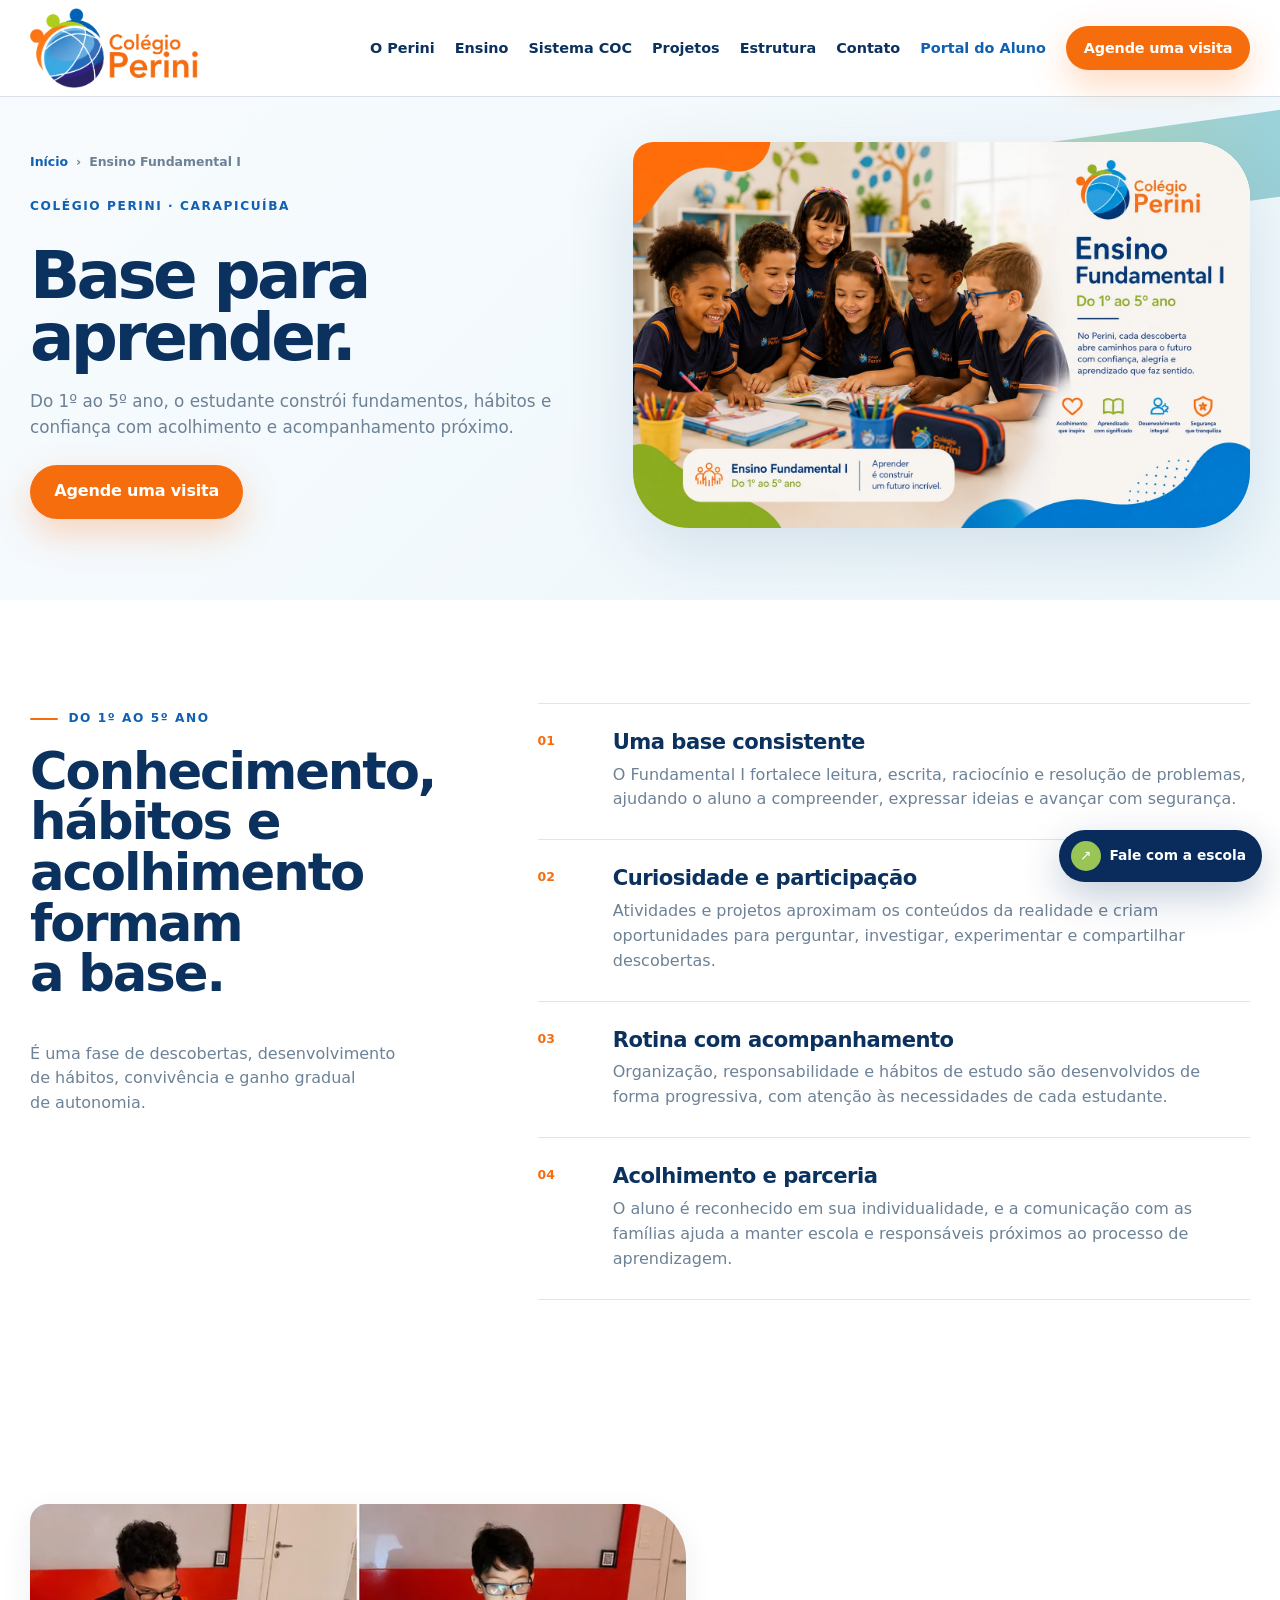
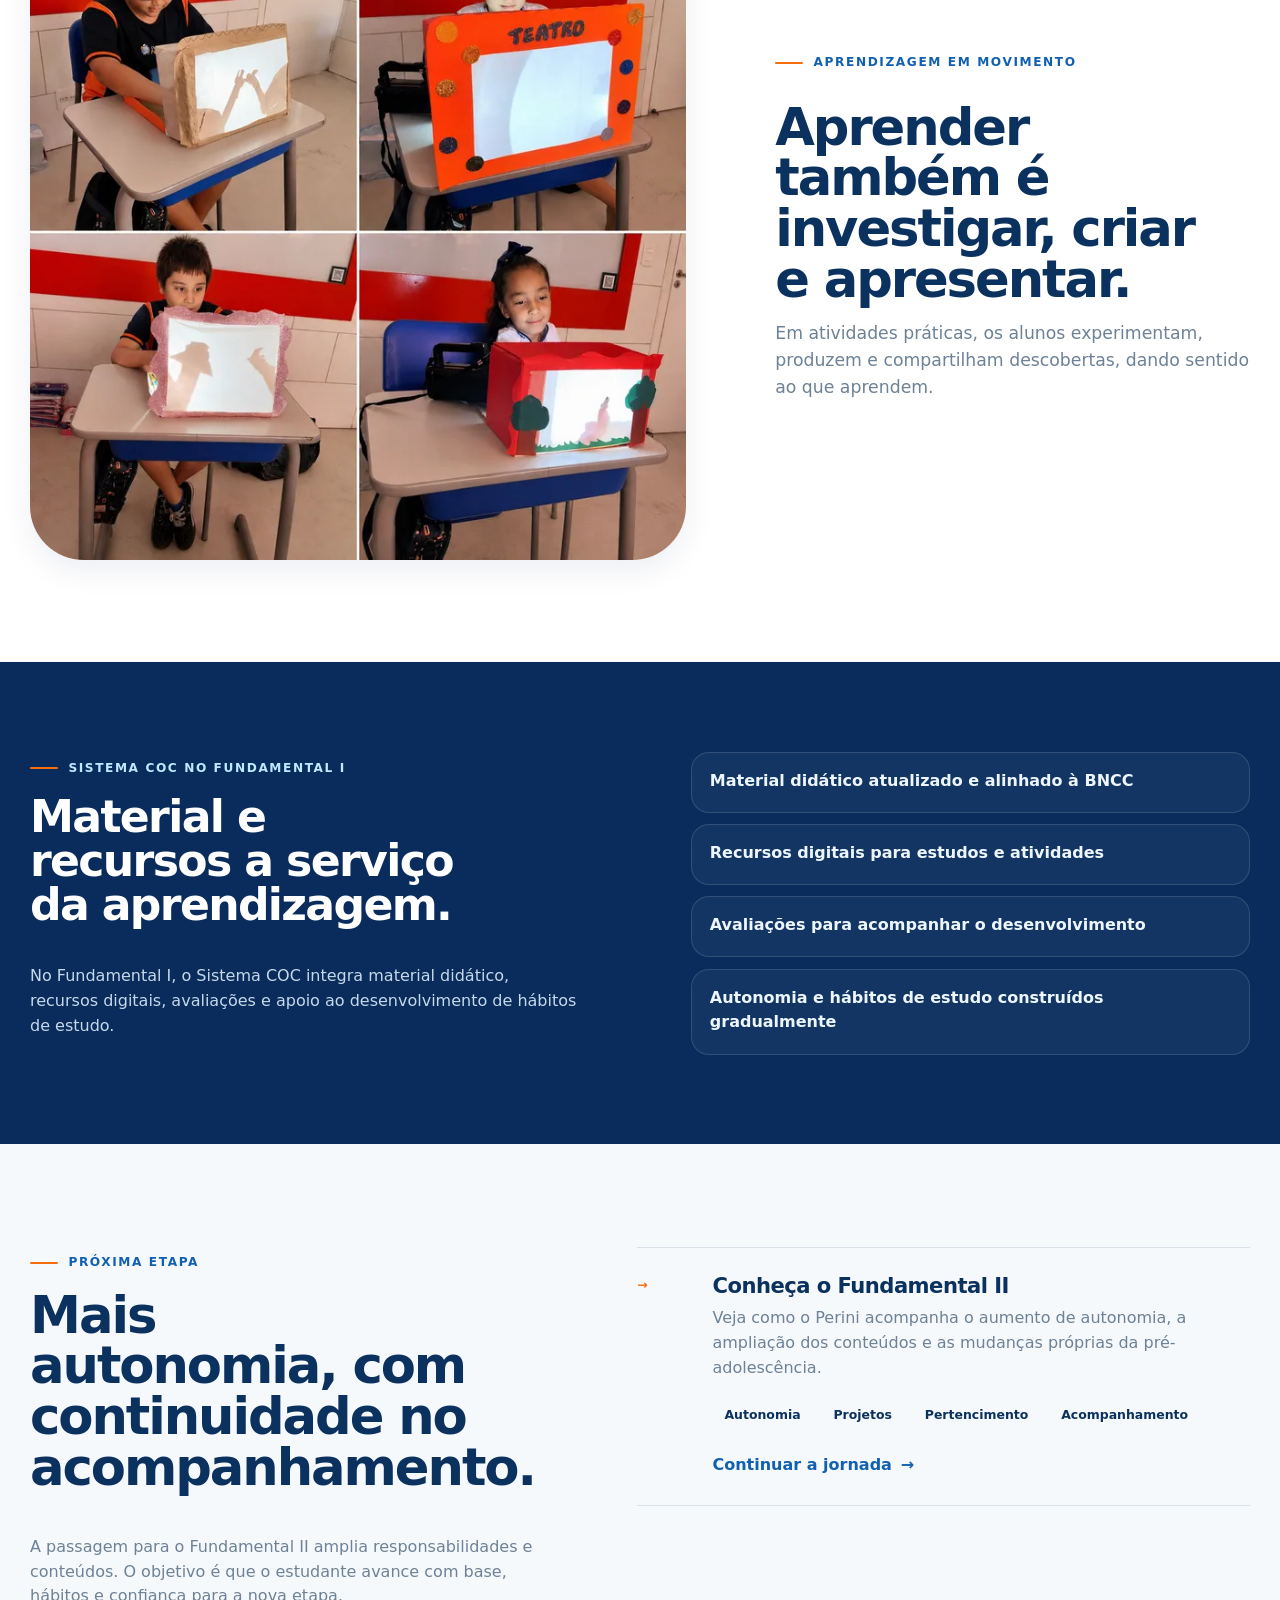
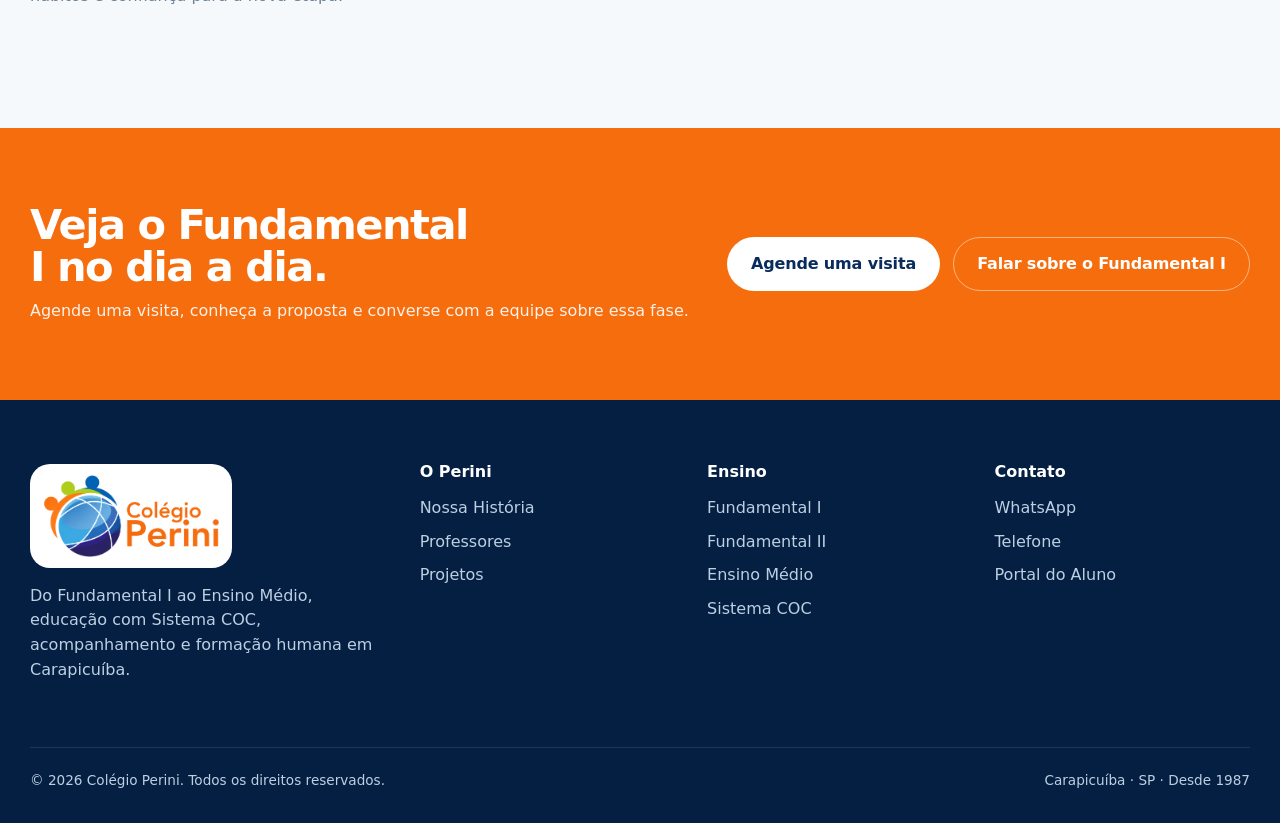
<file: fundamental-1/index.html>
<!DOCTYPE html>

<html lang="pt-BR"><head><meta charset="utf-8"/><meta content="width=device-width,initial-scale=1,viewport-fit=cover" name="viewport"/><meta content="light" name="color-scheme"/><title>Ensino Fundamental I em Carapicuíba | Colégio Perini</title><meta content="Ensino Fundamental I do 1º ao 5º ano no Colégio Perini, em Carapicuíba: acolhimento, base acadêmica, Sistema COC, projetos e acompanhamento próximo." name="description"/><meta content="#0b4e90" name="theme-color"/><meta content="index,follow,max-image-preview:large" name="robots"/><link href="https://periniebambino.github.io/siteperiniv2/fundamental-1" rel="canonical"/><meta content="pt_BR" property="og:locale"/><meta content="website" property="og:type"/><meta content="Colégio Perini" property="og:site_name"/><meta content="Ensino Fundamental I em Carapicuíba | Colégio Perini" property="og:title"/><meta content="Ensino Fundamental I do 1º ao 5º ano no Colégio Perini, em Carapicuíba: acolhimento, base acadêmica, Sistema COC, projetos e acompanhamento próximo." property="og:description"/><meta content="https://periniebambino.github.io/siteperiniv2/fundamental-1" property="og:url"/><meta content="https://periniebambino.github.io/siteperiniv2/assets/og/perini-social.jpg" property="og:image"/><meta content="summary_large_image" name="twitter:card"/><link href="../assets/icons/favicon-32.png" rel="icon" sizes="32x32" type="image/png"/><link href="../assets/icons/apple-touch-icon.png" rel="apple-touch-icon"/><link href="../css/tokens.css" rel="stylesheet"/><link href="../css/base.css" rel="stylesheet"/><link href="../css/components.css" rel="stylesheet"/><link href="../css/responsive.css" rel="stylesheet"/></head><body class="inner-page"><a class="skip-link" href="#conteudo">Pular para o conteúdo</a><header class="site-header" id="site-header"><div class="container nav-shell"><a aria-label="Colégio Perini — início" class="brand" href="../"><img alt="Colégio Perini" height="414" src="../assets/brand/logo-colegio-perini-cropped.webp" width="879"/></a><nav aria-label="Navegação principal" class="desktop-nav"><a href="../#perini">O Perini</a><a href="../#ensino">Ensino</a><a href="../sistema-de-ensino/">Sistema COC</a><a href="../#projetos">Projetos</a><a href="../estrutura-e-vida-escolar/">Estrutura</a><a href="../contato/">Contato</a><a class="portal-link" data-portal="" data-track="portal" href="https://portal.coc.com.br/" rel="noopener noreferrer" target="_blank">Portal do Aluno</a><a class="btn btn-primary btn-sm" data-track="visita-header" data-visit-link="" href="../contato/#agendar">Agende uma visita</a></nav><button aria-controls="mobile-menu" aria-expanded="false" aria-label="Abrir menu" class="menu-toggle" id="menu-toggle" type="button"><span aria-hidden="true"></span></button></div></header>
<div aria-hidden="true" aria-label="Menu de navegação" aria-modal="true" class="mobile-menu" id="mobile-menu" role="dialog"><div class="mobile-menu-inner"><div class="mobile-menu-top"><img alt="Colégio Perini" height="414" src="../assets/brand/logo-colegio-perini-cropped.webp" width="879"/><button aria-label="Fechar menu" class="mobile-close" id="mobile-close" type="button">×</button></div><nav aria-label="Navegação mobile"><a class="mobile-link" href="../#perini">O Perini</a><a class="mobile-link" href="../#ensino">Ensino</a><a class="mobile-link sub" href="../fundamental-1/">Fundamental I</a><a class="mobile-link sub" href="../fundamental-2/">Fundamental II</a><a class="mobile-link sub" href="../ensino-medio/">Ensino Médio</a><a class="mobile-link" href="../sistema-de-ensino/">Sistema COC</a><a class="mobile-link" href="../#projetos">Projetos</a><a class="mobile-link" href="../estrutura-e-vida-escolar/">Estrutura</a><a class="mobile-link" href="../contato/">Contato</a></nav><div class="mobile-menu-actions"><a class="btn btn-primary" data-track="visita-menu" data-visit-link="" href="../contato/#agendar">Agende uma visita</a><a class="btn btn-ghost" data-portal="" href="https://portal.coc.com.br/" rel="noopener noreferrer" target="_blank">Portal do Aluno</a></div></div></div><main id="conteudo"><section class="page-hero cycle-hero cycle-hero-fundamental-1"><div class="container page-hero-layout"><div class="page-hero-copy" data-reveal=""><div class="page-breadcrumb"><a href="../">Início</a><span>›</span><span>Ensino Fundamental I</span></div><span class="eyebrow">Colégio Perini · Carapicuíba</span><h1>Base para aprender.</h1><p>Do 1º ao 5º ano, o estudante constrói fundamentos, hábitos e confiança com acolhimento e acompanhamento próximo.</p><div class="page-hero-actions"><a class="btn btn-primary" data-track="visita-page" data-visit-link="" href="../contato/#agendar">Agende uma visita</a></div></div><div class="page-hero-media" data-reveal=""><img alt="Apresentação do Ensino Fundamental I do Colégio Perini, do 1º ao 5º ano" decoding="async" fetchpriority="high" height="992" src="../assets/ensino/fundamental-1.webp" width="1586"/></div></div></section><section class="editorial-section"><div class="container editorial-layout"><div class="editorial-intro" data-reveal=""><span class="kicker">Do 1º ao 5º ano</span><h2>Conhecimento, hábitos e acolhimento formam a base.</h2><p>É uma fase de descobertas, desenvolvimento de hábitos, convivência e ganho gradual de autonomia.</p></div><div class="editorial-stack"><article class="editorial-item" data-reveal=""><span>01</span><div><h3>Uma base consistente</h3><p>O Fundamental I fortalece leitura, escrita, raciocínio e resolução de problemas, ajudando o aluno a compreender, expressar ideias e avançar com segurança.</p></div></article><article class="editorial-item" data-reveal=""><span>02</span><div><h3>Curiosidade e participação</h3><p>Atividades e projetos aproximam os conteúdos da realidade e criam oportunidades para perguntar, investigar, experimentar e compartilhar descobertas.</p></div></article><article class="editorial-item" data-reveal=""><span>03</span><div><h3>Rotina com acompanhamento</h3><p>Organização, responsabilidade e hábitos de estudo são desenvolvidos de forma progressiva, com atenção às necessidades de cada estudante.</p></div></article><article class="editorial-item" data-reveal=""><span>04</span><div><h3>Acolhimento e parceria</h3><p>O aluno é reconhecido em sua individualidade, e a comunicação com as famílias ajuda a manter escola e responsáveis próximos ao processo de aprendizagem.</p></div></article></div></div></section>
<section class="real-story-section">
<div class="container real-story-grid">
<figure class="real-story-media" data-reveal="">
<img alt="Estudantes do Ensino Fundamental I em atividade de teatro de sombras no Colégio Perini" class="" data-real-image="fundamental1Project" decoding="async" height="1254" loading="lazy" sizes="(max-width:720px) 92vw, 50vw" src="../assets/real/fundamental1-teatro-sombras.webp" srcset="../assets/real/fundamental1-teatro-sombras-720.webp 720w, ../assets/real/fundamental1-teatro-sombras-1200.webp 1200w, ../assets/real/fundamental1-teatro-sombras.webp 1254w" width="1254"/>
</figure>
<div class="real-story-copy" data-reveal="">
<span class="kicker">Aprendizagem em movimento</span>
<h2>Aprender também é investigar, criar e apresentar.</h2>
<p>Em atividades práticas, os alunos experimentam, produzem e compartilham descobertas, dando sentido ao que aprendem.</p>
</div>
</div>
</section><section class="content-band"><div class="container content-band-layout"><div data-reveal=""><span class="kicker kicker-light">Sistema COC no Fundamental I</span><h2>Material e recursos a serviço da aprendizagem.</h2><p>No Fundamental I, o Sistema COC integra material didático, recursos digitais, avaliações e apoio ao desenvolvimento de hábitos de estudo.</p></div><div class="content-band-list" data-reveal=""><div>Material didático atualizado e alinhado à BNCC</div><div>Recursos digitais para estudos e atividades</div><div>Avaliações para acompanhar o desenvolvimento</div><div>Autonomia e hábitos de estudo construídos gradualmente</div></div></div></section><section class="editorial-section alt"><div class="container editorial-layout"><div class="editorial-intro" data-reveal=""><span class="kicker">Próxima etapa</span><h2>Mais autonomia, com continuidade no acompanhamento.</h2><p>A passagem para o Fundamental II amplia responsabilidades e conteúdos. O objetivo é que o estudante avance com base, hábitos e confiança para a nova etapa.</p></div><div class="editorial-stack"><article class="editorial-item" data-reveal=""><span>→</span><div><h3>Conheça o Fundamental II</h3><p>Veja como o Perini acompanha o aumento de autonomia, a ampliação dos conteúdos e as mudanças próprias da pré-adolescência.</p><div class="bullet-inline"><span>Autonomia</span><span>Projetos</span><span>Pertencimento</span><span>Acompanhamento</span></div><p style="margin-top:1.2rem"><a class="text-link" href="../fundamental-2/">Continuar a jornada <span aria-hidden="true">→</span></a></p></div></article></div></div></section><section class="page-cta"><div class="container page-cta-inner"><div><h2>Veja o Fundamental I no dia a dia.</h2><p>Agende uma visita, conheça a proposta e converse com a equipe sobre essa fase.</p></div><div class="page-cta-actions"><a class="btn btn-white" data-visit-link="" href="../contato/#agendar">Agende uma visita</a><a class="btn btn-outline" data-stage-visit="Ensino Fundamental I" href="https://wa.me/5511983668260?text=Ol%C3%A1%21%20Conheci%20o%20Col%C3%A9gio%20Perini%20pelo%20site%20e%20gostaria%20de%20informa%C3%A7%C3%B5es%20sobre%20Ensino%20Fundamental%20I." rel="noopener noreferrer" target="_blank">Falar sobre o Fundamental I</a></div></div></section></main><footer class="footer"><div class="container footer-grid"><div class="footer-brand"><div class="footer-logo-shell"><img alt="Colégio Perini" height="414" src="../assets/brand/logo-colegio-perini-cropped.webp" width="879"/></div><p>Do Fundamental I ao Ensino Médio, educação com Sistema COC, acompanhamento e formação humana em Carapicuíba.</p></div><div><h3>O Perini</h3><a href="../#historia">Nossa História</a><a href="../#professores">Professores</a><a href="../#projetos">Projetos</a></div><div><h3>Ensino</h3><a href="../fundamental-1/">Fundamental I</a><a href="../fundamental-2/">Fundamental II</a><a href="../ensino-medio/">Ensino Médio</a><a href="../sistema-de-ensino/">Sistema COC</a></div><div><h3>Contato</h3><a data-whatsapp="" href="https://wa.me/5511983668260?text=Ol%C3%A1%21%20Conheci%20o%20Col%C3%A9gio%20Perini%20pelo%20site%20e%20gostaria%20de%20mais%20informa%C3%A7%C3%B5es." rel="noopener noreferrer" target="_blank">WhatsApp</a><a data-phone="" href="tel:+551141645073">Telefone</a><a data-portal="" href="https://portal.coc.com.br/" rel="noopener noreferrer" target="_blank">Portal do Aluno</a></div></div><div class="container footer-bottom"><span>© <span data-year="">2026</span> Colégio Perini. Todos os direitos reservados.</span><span>Carapicuíba · SP · Desde 1987</span></div></footer><a aria-label="Falar com o Colégio Perini pelo WhatsApp" class="whatsapp-float" data-whatsapp="" href="https://wa.me/5511983668260?text=Ol%C3%A1%21%20Conheci%20o%20Col%C3%A9gio%20Perini%20pelo%20site%20e%20gostaria%20de%20mais%20informa%C3%A7%C3%B5es." rel="noopener noreferrer" target="_blank"><span aria-hidden="true">↗</span><b>Fale com a escola</b></a><div class="mobile-action"><a data-visit-link="" href="../contato/#agendar">Agende uma visita</a></div><script id="org-schema" type="application/ld+json"></script><script id="breadcrumb-schema" type="application/ld+json"></script><script src="../js/config.js"></script><script src="../js/content.js"></script><script src="../js/images.js"></script><script src="../js/site.js"></script></body></html>
</file>
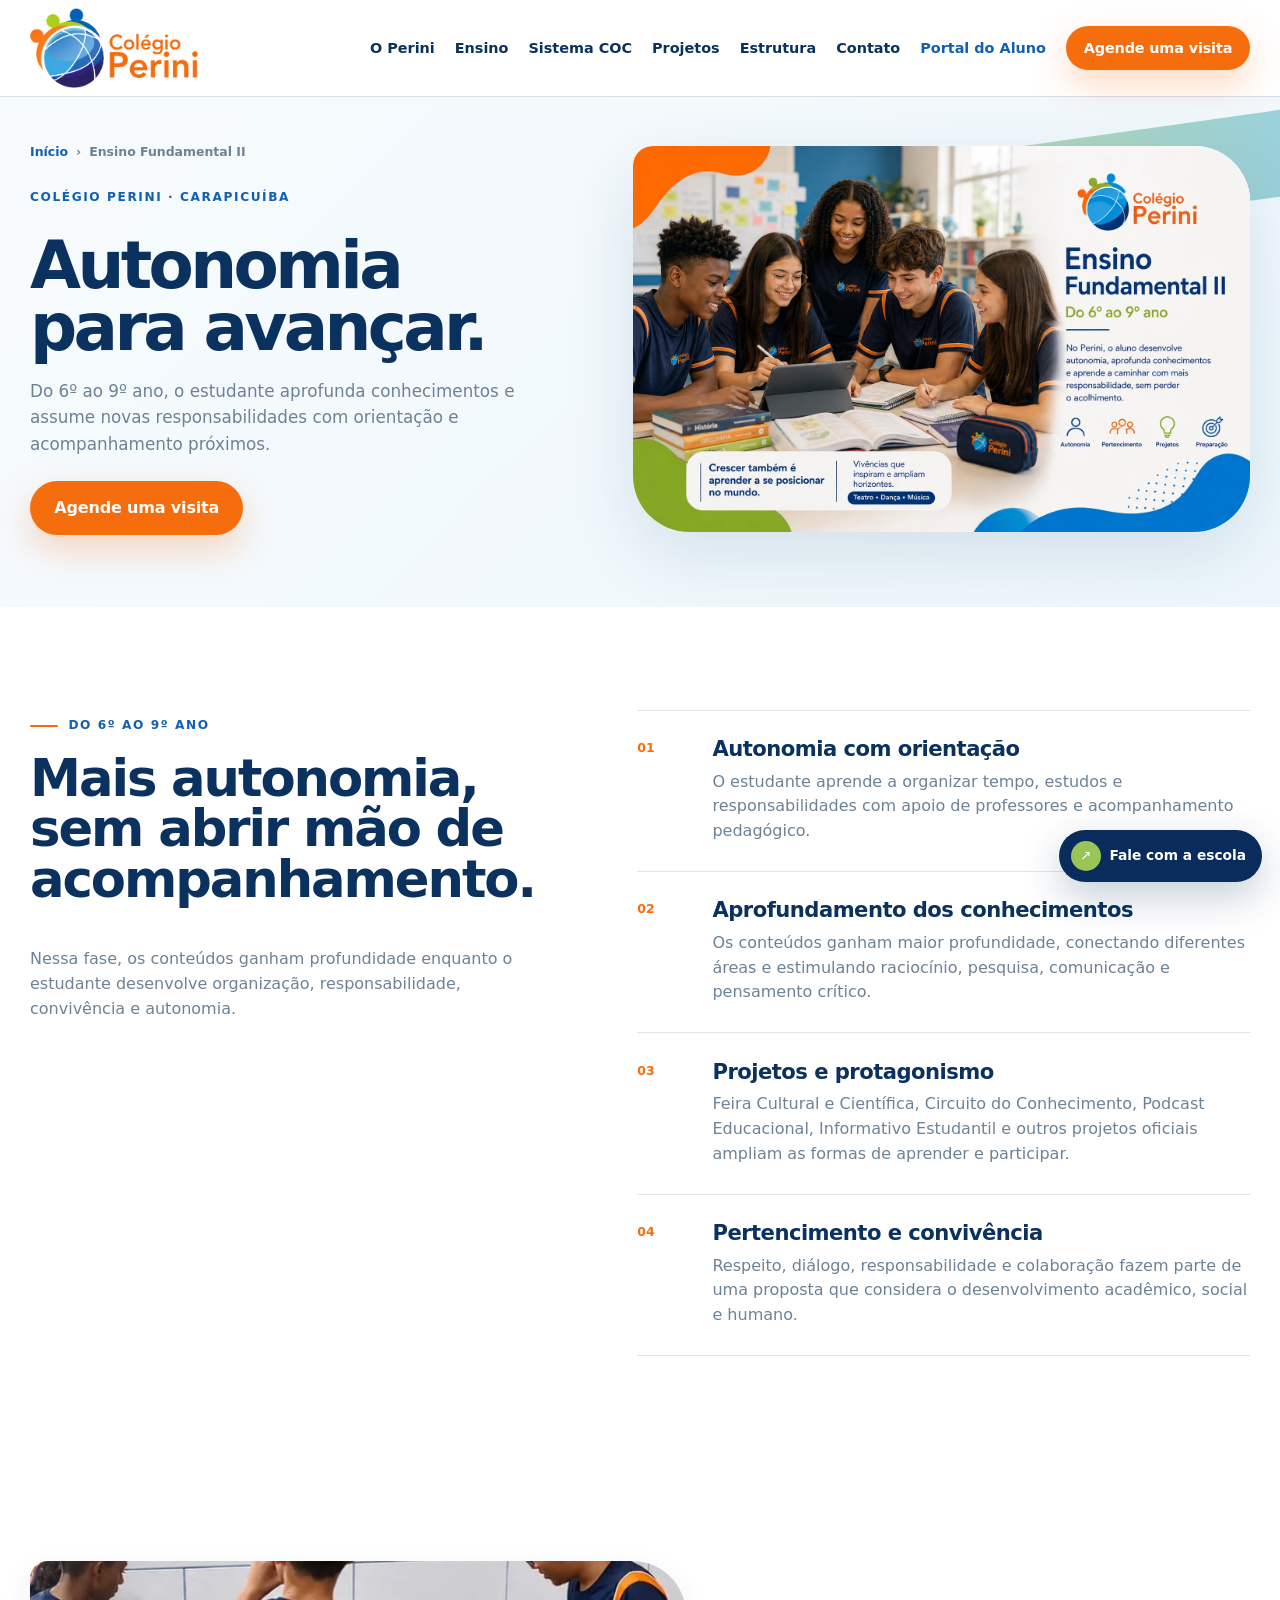
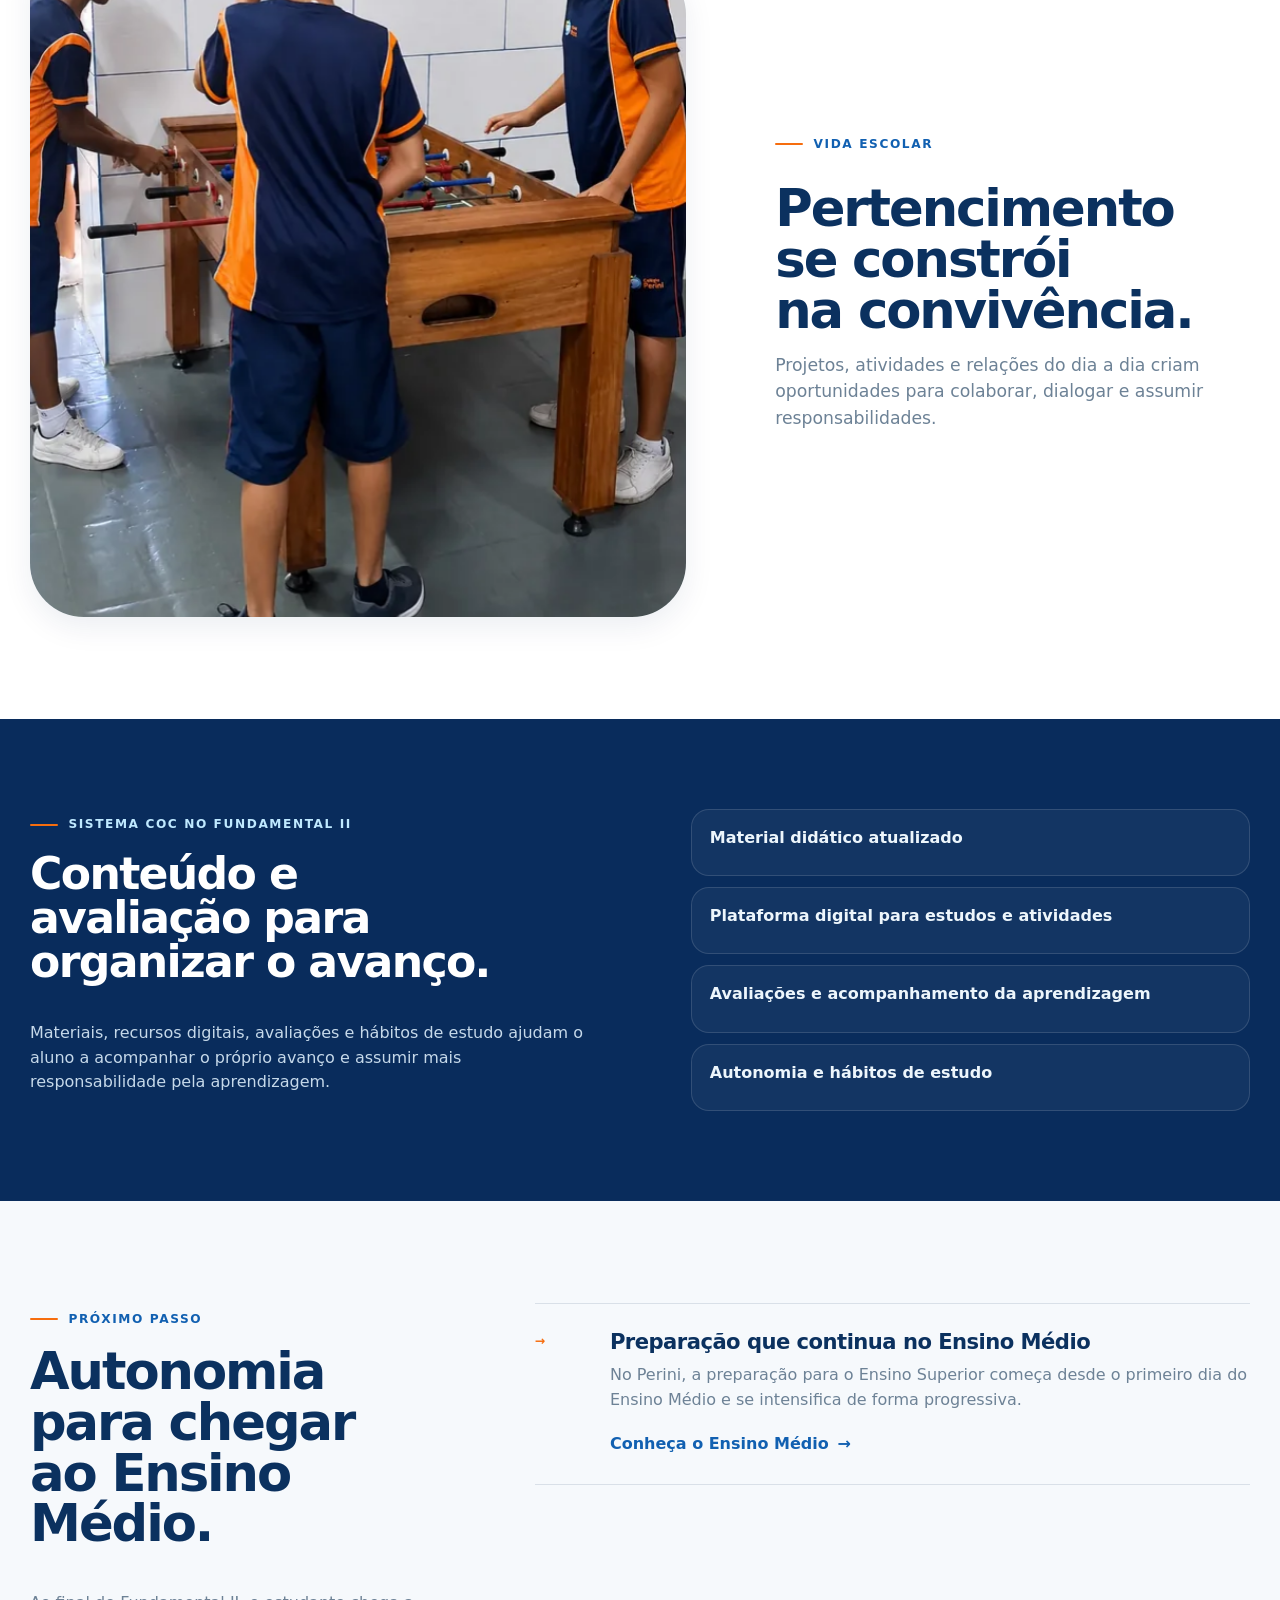
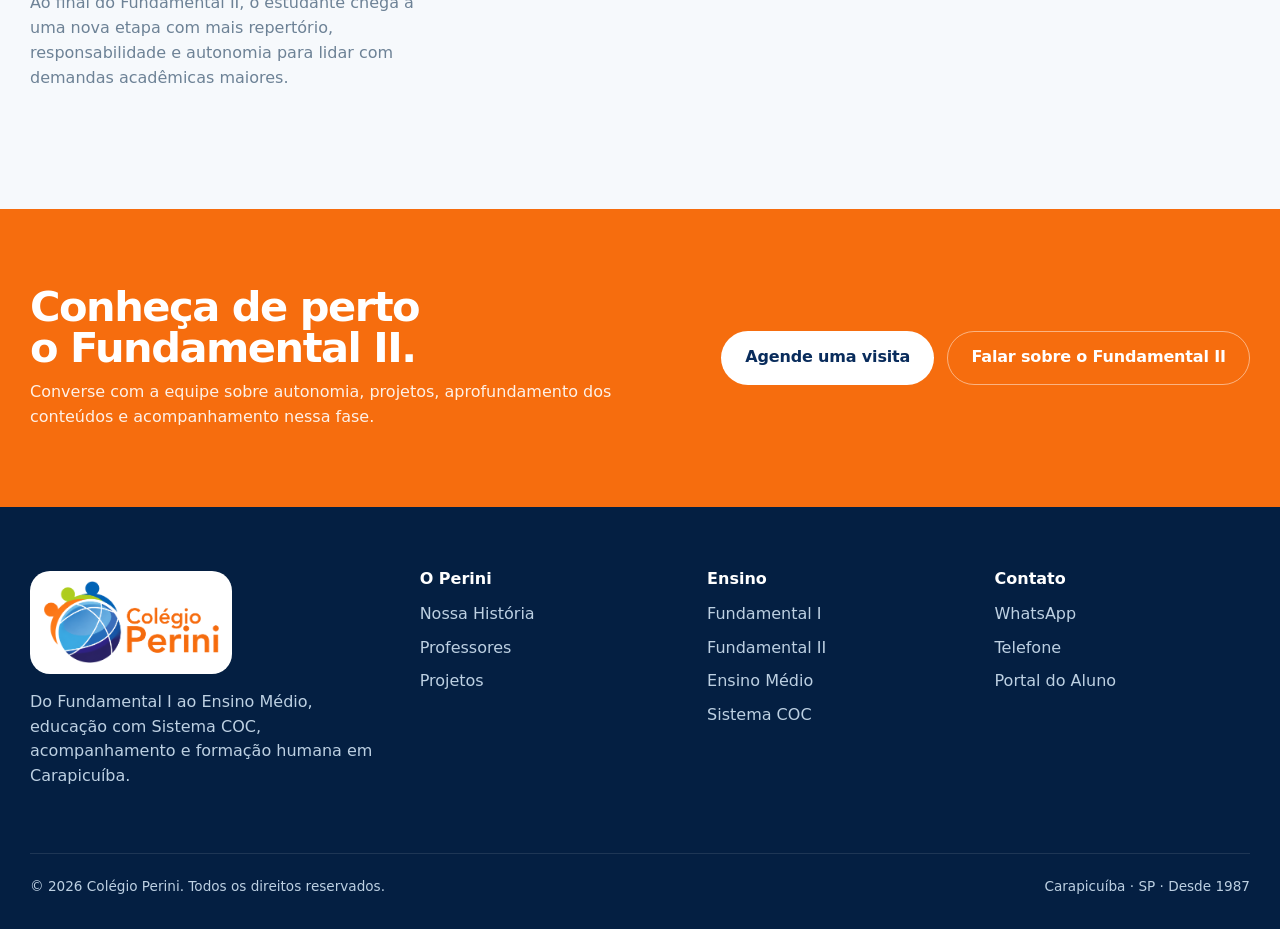
<file: fundamental-2/index.html>
<!DOCTYPE html>

<html lang="pt-BR"><head><meta charset="utf-8"/><meta content="width=device-width,initial-scale=1,viewport-fit=cover" name="viewport"/><meta content="light" name="color-scheme"/><title>Ensino Fundamental II em Carapicuíba | Colégio Perini</title><meta content="Ensino Fundamental II do 6º ao 9º ano no Colégio Perini, em Carapicuíba: autonomia, projetos, Sistema COC e acompanhamento próximo." name="description"/><meta content="#0b4e90" name="theme-color"/><meta content="index,follow,max-image-preview:large" name="robots"/><link href="https://periniebambino.github.io/siteperiniv2/fundamental-2" rel="canonical"/><meta content="pt_BR" property="og:locale"/><meta content="website" property="og:type"/><meta content="Colégio Perini" property="og:site_name"/><meta content="Ensino Fundamental II em Carapicuíba | Colégio Perini" property="og:title"/><meta content="Ensino Fundamental II do 6º ao 9º ano no Colégio Perini, em Carapicuíba: autonomia, projetos, Sistema COC e acompanhamento próximo." property="og:description"/><meta content="https://periniebambino.github.io/siteperiniv2/fundamental-2" property="og:url"/><meta content="https://periniebambino.github.io/siteperiniv2/assets/og/perini-social.jpg" property="og:image"/><meta content="summary_large_image" name="twitter:card"/><link href="../assets/icons/favicon-32.png" rel="icon" sizes="32x32" type="image/png"/><link href="../assets/icons/apple-touch-icon.png" rel="apple-touch-icon"/><link href="../css/tokens.css" rel="stylesheet"/><link href="../css/base.css" rel="stylesheet"/><link href="../css/components.css" rel="stylesheet"/><link href="../css/responsive.css" rel="stylesheet"/></head><body class="inner-page"><a class="skip-link" href="#conteudo">Pular para o conteúdo</a><header class="site-header" id="site-header"><div class="container nav-shell"><a aria-label="Colégio Perini — início" class="brand" href="../"><img alt="Colégio Perini" height="414" src="../assets/brand/logo-colegio-perini-cropped.webp" width="879"/></a><nav aria-label="Navegação principal" class="desktop-nav"><a href="../#perini">O Perini</a><a href="../#ensino">Ensino</a><a href="../sistema-de-ensino/">Sistema COC</a><a href="../#projetos">Projetos</a><a href="../estrutura-e-vida-escolar/">Estrutura</a><a href="../contato/">Contato</a><a class="portal-link" data-portal="" data-track="portal" href="https://portal.coc.com.br/" rel="noopener noreferrer" target="_blank">Portal do Aluno</a><a class="btn btn-primary btn-sm" data-track="visita-header" data-visit-link="" href="../contato/#agendar">Agende uma visita</a></nav><button aria-controls="mobile-menu" aria-expanded="false" aria-label="Abrir menu" class="menu-toggle" id="menu-toggle" type="button"><span aria-hidden="true"></span></button></div></header>
<div aria-hidden="true" aria-label="Menu de navegação" aria-modal="true" class="mobile-menu" id="mobile-menu" role="dialog"><div class="mobile-menu-inner"><div class="mobile-menu-top"><img alt="Colégio Perini" height="414" src="../assets/brand/logo-colegio-perini-cropped.webp" width="879"/><button aria-label="Fechar menu" class="mobile-close" id="mobile-close" type="button">×</button></div><nav aria-label="Navegação mobile"><a class="mobile-link" href="../#perini">O Perini</a><a class="mobile-link" href="../#ensino">Ensino</a><a class="mobile-link sub" href="../fundamental-1/">Fundamental I</a><a class="mobile-link sub" href="../fundamental-2/">Fundamental II</a><a class="mobile-link sub" href="../ensino-medio/">Ensino Médio</a><a class="mobile-link" href="../sistema-de-ensino/">Sistema COC</a><a class="mobile-link" href="../#projetos">Projetos</a><a class="mobile-link" href="../estrutura-e-vida-escolar/">Estrutura</a><a class="mobile-link" href="../contato/">Contato</a></nav><div class="mobile-menu-actions"><a class="btn btn-primary" data-track="visita-menu" data-visit-link="" href="../contato/#agendar">Agende uma visita</a><a class="btn btn-ghost" data-portal="" href="https://portal.coc.com.br/" rel="noopener noreferrer" target="_blank">Portal do Aluno</a></div></div></div><main id="conteudo"><section class="page-hero cycle-hero cycle-hero-fundamental-2"><div class="container page-hero-layout"><div class="page-hero-copy" data-reveal=""><div class="page-breadcrumb"><a href="../">Início</a><span>›</span><span>Ensino Fundamental II</span></div><span class="eyebrow">Colégio Perini · Carapicuíba</span><h1>Autonomia para avançar.</h1><p>Do 6º ao 9º ano, o estudante aprofunda conhecimentos e assume novas responsabilidades com orientação e acompanhamento próximos.</p><div class="page-hero-actions"><a class="btn btn-primary" data-track="visita-page" data-visit-link="" href="../contato/#agendar">Agende uma visita</a></div></div><div class="page-hero-media" data-reveal=""><img alt="Apresentação do Ensino Fundamental II do Colégio Perini, do 6º ao 9º ano" decoding="async" fetchpriority="high" height="992" src="../assets/ensino/fundamental-2.webp" width="1586"/></div></div></section><section class="editorial-section"><div class="container editorial-layout"><div class="editorial-intro" data-reveal=""><span class="kicker">Do 6º ao 9º ano</span><h2>Mais autonomia, sem abrir mão de acompanhamento.</h2><p>Nessa fase, os conteúdos ganham profundidade enquanto o estudante desenvolve organização, responsabilidade, convivência e autonomia.</p></div><div class="editorial-stack"><article class="editorial-item" data-reveal=""><span>01</span><div><h3>Autonomia com orientação</h3><p>O estudante aprende a organizar tempo, estudos e responsabilidades com apoio de professores e acompanhamento pedagógico.</p></div></article><article class="editorial-item" data-reveal=""><span>02</span><div><h3>Aprofundamento dos conhecimentos</h3><p>Os conteúdos ganham maior profundidade, conectando diferentes áreas e estimulando raciocínio, pesquisa, comunicação e pensamento crítico.</p></div></article><article class="editorial-item" data-reveal=""><span>03</span><div><h3>Projetos e protagonismo</h3><p>Feira Cultural e Científica, Circuito do Conhecimento, Podcast Educacional, Informativo Estudantil e outros projetos oficiais ampliam as formas de aprender e participar.</p></div></article><article class="editorial-item" data-reveal=""><span>04</span><div><h3>Pertencimento e convivência</h3><p>Respeito, diálogo, responsabilidade e colaboração fazem parte de uma proposta que considera o desenvolvimento acadêmico, social e humano.</p></div></article></div></div></section>
<section class="real-story-section">
<div class="container real-story-grid">
<figure class="real-story-media real-story-games" data-reveal="">
<img alt="Estudantes do Colégio Perini em momento de convivência na escola" class="" data-real-image="schoolLifeGames" decoding="async" height="1227" loading="lazy" sizes="(max-width:720px) 92vw, 50vw" src="../assets/real/vida-escolar-convivencia.webp" srcset="../assets/real/vida-escolar-convivencia-720.webp 720w, ../assets/real/vida-escolar-convivencia.webp 1122w" width="1122"/>
</figure>
<div class="real-story-copy" data-reveal="">
<span class="kicker">Vida escolar</span>
<h2>Pertencimento se constrói na convivência.</h2>
<p>Projetos, atividades e relações do dia a dia criam oportunidades para colaborar, dialogar e assumir responsabilidades.</p>
</div>
</div>
</section><section class="content-band"><div class="container content-band-layout"><div data-reveal=""><span class="kicker kicker-light">Sistema COC no Fundamental II</span><h2>Conteúdo e avaliação para organizar o avanço.</h2><p>Materiais, recursos digitais, avaliações e hábitos de estudo ajudam o aluno a acompanhar o próprio avanço e assumir mais responsabilidade pela aprendizagem.</p></div><div class="content-band-list" data-reveal=""><div>Material didático atualizado</div><div>Plataforma digital para estudos e atividades</div><div>Avaliações e acompanhamento da aprendizagem</div><div>Autonomia e hábitos de estudo</div></div></div></section><section class="editorial-section alt"><div class="container editorial-layout"><div class="editorial-intro" data-reveal=""><span class="kicker">Próximo passo</span><h2>Autonomia para chegar ao Ensino Médio.</h2><p>Ao final do Fundamental II, o estudante chega a uma nova etapa com mais repertório, responsabilidade e autonomia para lidar com demandas acadêmicas maiores.</p></div><div class="editorial-stack"><article class="editorial-item" data-reveal=""><span>→</span><div><h3>Preparação que continua no Ensino Médio</h3><p>No Perini, a preparação para o Ensino Superior começa desde o primeiro dia do Ensino Médio e se intensifica de forma progressiva.</p><p style="margin-top:1.2rem"><a class="text-link" href="../ensino-medio/">Conheça o Ensino Médio <span aria-hidden="true">→</span></a></p></div></article></div></div></section><section class="page-cta"><div class="container page-cta-inner"><div><h2>Conheça de perto o Fundamental II.</h2><p>Converse com a equipe sobre autonomia, projetos, aprofundamento dos conteúdos e acompanhamento nessa fase.</p></div><div class="page-cta-actions"><a class="btn btn-white" data-visit-link="" href="../contato/#agendar">Agende uma visita</a><a class="btn btn-outline" data-stage-visit="Ensino Fundamental II" href="https://wa.me/5511983668260?text=Ol%C3%A1%21%20Conheci%20o%20Col%C3%A9gio%20Perini%20pelo%20site%20e%20gostaria%20de%20informa%C3%A7%C3%B5es%20sobre%20Ensino%20Fundamental%20II." rel="noopener noreferrer" target="_blank">Falar sobre o Fundamental II</a></div></div></section></main><footer class="footer"><div class="container footer-grid"><div class="footer-brand"><div class="footer-logo-shell"><img alt="Colégio Perini" height="414" src="../assets/brand/logo-colegio-perini-cropped.webp" width="879"/></div><p>Do Fundamental I ao Ensino Médio, educação com Sistema COC, acompanhamento e formação humana em Carapicuíba.</p></div><div><h3>O Perini</h3><a href="../#historia">Nossa História</a><a href="../#professores">Professores</a><a href="../#projetos">Projetos</a></div><div><h3>Ensino</h3><a href="../fundamental-1/">Fundamental I</a><a href="../fundamental-2/">Fundamental II</a><a href="../ensino-medio/">Ensino Médio</a><a href="../sistema-de-ensino/">Sistema COC</a></div><div><h3>Contato</h3><a data-whatsapp="" href="https://wa.me/5511983668260?text=Ol%C3%A1%21%20Conheci%20o%20Col%C3%A9gio%20Perini%20pelo%20site%20e%20gostaria%20de%20mais%20informa%C3%A7%C3%B5es." rel="noopener noreferrer" target="_blank">WhatsApp</a><a data-phone="" href="tel:+551141645073">Telefone</a><a data-portal="" href="https://portal.coc.com.br/" rel="noopener noreferrer" target="_blank">Portal do Aluno</a></div></div><div class="container footer-bottom"><span>© <span data-year="">2026</span> Colégio Perini. Todos os direitos reservados.</span><span>Carapicuíba · SP · Desde 1987</span></div></footer><a aria-label="Falar com o Colégio Perini pelo WhatsApp" class="whatsapp-float" data-whatsapp="" href="https://wa.me/5511983668260?text=Ol%C3%A1%21%20Conheci%20o%20Col%C3%A9gio%20Perini%20pelo%20site%20e%20gostaria%20de%20mais%20informa%C3%A7%C3%B5es." rel="noopener noreferrer" target="_blank"><span aria-hidden="true">↗</span><b>Fale com a escola</b></a><div class="mobile-action"><a data-visit-link="" href="../contato/#agendar">Agende uma visita</a></div><script id="org-schema" type="application/ld+json"></script><script id="breadcrumb-schema" type="application/ld+json"></script><script src="../js/config.js"></script><script src="../js/content.js"></script><script src="../js/images.js"></script><script src="../js/site.js"></script></body></html>
</file>
<file: css/tokens.css>
:root{
  --blue-950:#092c5c;
  --blue-900:#0b4e90;
  --blue-800:#1160b1;
  --blue-600:#2a8bcb;
  --blue-500:#3ca9e2;
  --purple:#2a2267;
  --orange:#f66d0e;
  --orange-soft:#fff1e7;
  --green:#99c456;
  --green-strong:#78a62f;
  --green-soft:#f1f7e8;
  --ink:#0b315f;
  --text:#355571;
  --muted:#6d8296;
  --white:#fff;
  --surface:#f6f9fc;
  --surface-blue:#ecf7fc;
  --line:rgba(9,44,92,.12);
  --line-dark:rgba(255,255,255,.16);
  --shadow-sm:0 10px 30px rgba(9,44,92,.08);
  --shadow:0 28px 90px rgba(9,44,92,.15);
  --r-sm:14px;
  --r-md:24px;
  --r-lg:38px;
  --r-xl:58px;
  --container:min(1220px,calc(100% - 48px));
  --ease:cubic-bezier(.2,.75,.2,1);
}
</file>
<file: css/base.css>
*{box-sizing:border-box}html{scroll-behavior:smooth;scroll-padding-top:90px}body{margin:0;font-family:"Avenir Next",Inter,ui-sans-serif,system-ui,-apple-system,BlinkMacSystemFont,"Segoe UI",sans-serif;color:var(--text);background:#fff;line-height:1.55;-webkit-font-smoothing:antialiased}body.menu-open{overflow:hidden}img{display:block;max-width:100%}a{color:inherit;text-decoration:none}button{font:inherit}h1,h2,h3,p{margin-top:0}h1,h2,h3{font-weight:800;color:var(--ink);letter-spacing:-.045em;line-height:.98}h1{font-size:clamp(4rem,7.5vw,7.4rem)}h2{font-size:clamp(2.45rem,5.1vw,5.15rem)}h3{font-size:clamp(1.45rem,2.4vw,2.35rem)}p{font-size:clamp(1rem,1.25vw,1.13rem)}.container{width:var(--container);margin-inline:auto}.section{padding:clamp(5.3rem,9vw,9rem) 0}.section-head{max-width:860px;margin-bottom:clamp(2.4rem,5vw,4.4rem)}.section-head>p{max-width:680px;color:var(--muted)}.split-head{max-width:none;display:grid;grid-template-columns:1.15fr .85fr;gap:5rem;align-items:end}.split-head>p{margin:0 0 .6rem}.kicker,.eyebrow{display:inline-flex;align-items:center;gap:.65rem;text-transform:uppercase;letter-spacing:.13em;font-weight:900;font-size:.76rem;color:var(--blue-800);margin-bottom:1.1rem}.kicker:before{content:"";width:28px;height:2px;border-radius:99px;background:var(--orange)}.kicker-light{color:#bfe9ff}.btn{display:inline-flex;align-items:center;justify-content:center;min-height:54px;padding:0 1.45rem;border-radius:999px;font-weight:850;letter-spacing:-.01em;border:1px solid transparent;transition:.28s var(--ease)}.btn:hover{transform:translateY(-2px)}.btn-sm{min-height:44px;padding:0 1.05rem;font-size:.9rem}.btn-lg{min-height:62px;padding:0 1.8rem}.btn-primary{background:var(--orange);color:#fff;box-shadow:0 14px 36px rgba(255,105,0,.26)}.btn-primary:hover{box-shadow:0 18px 42px rgba(255,105,0,.32)}.btn-outline{background:rgba(255,255,255,.7);border-color:var(--line);color:var(--blue-950)}.btn-ghost{border-color:var(--line);color:var(--blue-950)}.btn-white{background:#fff;color:var(--blue-950)}.text-link{display:inline-flex;align-items:center;gap:.55rem;font-weight:850;color:var(--blue-800)}.text-link.light{color:#fff}[data-reveal]{opacity:0;transform:translateY(20px);transition:opacity .7s var(--ease),transform .7s var(--ease)}[data-reveal].is-visible{opacity:1;transform:none}.skip-link{position:fixed;left:16px;top:-100px;background:#fff;padding:.8rem 1rem;z-index:9999;border-radius:12px;box-shadow:var(--shadow-sm)}.skip-link:focus{top:16px}@media(prefers-reduced-motion:reduce){*{scroll-behavior:auto!important;animation:none!important;transition:none!important}[data-reveal]{opacity:1;transform:none}}

:where(a,button,summary):focus-visible{outline:3px solid rgba(246,109,14,.38);outline-offset:4px;border-radius:8px}
button{cursor:pointer}
iframe{border:0}
::selection{background:rgba(60,169,226,.22);color:var(--ink)}

/* V3.3 — equilíbrio editorial sem quebras manuais */
.hero-title,.section-head h2,.page-hero-copy h1,.editorial-intro h2,.reasons-intro h2,.real-story-copy h2,.page-cta h2,.final-cta h2,.contact-copy h2,.visit-intro h1{text-wrap:balance}.hero-intro,.section-head>p,.page-hero-copy>p,.editorial-intro>p,.real-story-copy>p,.page-cta p,.final-cta p,.contact-copy>p,.visit-intro>p{text-wrap:pretty}


/* MASTER v2.1 — escala editorial por contexto.
   A copy é escrita para a composição; font-size não é usado para salvar título excessivo. */
.title-lg{font-size:clamp(2.6rem,4.35vw,4.65rem);line-height:.98;letter-spacing:-.042em;max-width:18ch;text-wrap:balance}
.title-md{font-size:clamp(2.25rem,3.45vw,3.7rem);line-height:1;letter-spacing:-.038em;max-width:19ch;text-wrap:balance}
@media(max-width:720px){
  .title-lg{font-size:clamp(2.45rem,10.6vw,3.55rem);max-width:15ch}
  .title-md{font-size:clamp(2.2rem,9.4vw,3.15rem);max-width:16ch}
}

/* MASTER v2.7 — TITLE SYSTEM
   Normalização tipográfica por função. Mantém a personalidade aprovada,
   mas evita H1/H2 arbitrários, linhas órfãs e massas desproporcionais. */
.inner-page .page-hero-copy h1,
.inner-page .visit-intro h1{
  font-size:clamp(3.15rem,5vw,5.25rem);
  line-height:.96;
  letter-spacing:-.05em;
  max-width:12ch;
  margin-bottom:1.15rem;
  text-wrap:balance;
}
.inner-page .editorial-intro h2,
.inner-page .real-story-copy h2,
.inner-page .real-gallery-section .section-head h2{
  font-size:clamp(2.55rem,4vw,4.25rem);
  line-height:.99;
  letter-spacing:-.04em;
  max-width:15ch;
  text-wrap:balance;
}
.inner-page .content-band h2{
  font-size:clamp(2.35rem,3.45vw,3.65rem);
  line-height:1;
  letter-spacing:-.038em;
  max-width:18ch;
  text-wrap:balance;
}
.inner-page .page-cta h2{
  font-size:clamp(2.25rem,3.25vw,3.45rem);
  line-height:1;
  letter-spacing:-.036em;
  max-width:18ch;
  text-wrap:balance;
}
.inner-page .editorial-item h3,
.inner-page .structure-page-card h3{
  font-size:clamp(1.32rem,1.65vw,1.7rem);
  line-height:1.08;
  letter-spacing:-.025em;
  text-wrap:balance;
}
.inner-page .page-hero-copy>p,
.inner-page .editorial-intro>p,
.inner-page .content-band p,
.inner-page .page-cta p,
.inner-page .visit-intro>p{
  text-wrap:pretty;
}
/* Heroes dos ciclos já aprovados: a v2.6 continua soberana. */
.inner-page .cycle-hero .page-hero-copy h1{
  font-size:clamp(3.35rem,5.15vw,5.45rem);
  line-height:.94;
  max-width:10.8ch;
}
/* Contato: H1 de contexto, não um outdoor. */
.inner-page.contact-page .visit-intro h1{max-width:10.5ch}
</file>
<file: css/components.css>
.campaign{position:relative;z-index:1200;background:var(--blue-950);color:#fff;text-align:center;padding:.55rem 1rem;font-size:.9rem}.site-header{position:fixed;inset:0 0 auto;z-index:1100;transition:.3s var(--ease)}.site-header.is-scrolled{background:rgba(255,255,255,.94);backdrop-filter:blur(18px);box-shadow:0 1px 0 var(--line)}.nav-shell{height:96px;display:flex;align-items:center;justify-content:space-between;gap:2rem;transition:.3s var(--ease)}.site-header.is-scrolled .nav-shell{height:76px}.brand img{width:168px;height:auto;max-height:none;object-fit:contain}.desktop-nav{display:flex;align-items:center;gap:1.25rem;font-size:.9rem;font-weight:760;color:var(--ink)}.desktop-nav>a:not(.btn){padding:.4rem 0;position:relative}.desktop-nav>a:not(.btn):after{content:"";position:absolute;height:2px;left:0;right:100%;bottom:0;background:var(--orange);transition:.25s}.desktop-nav>a:not(.btn):hover:after{right:0}.portal-link{color:var(--blue-800)!important}.menu-toggle{display:none;width:46px;height:46px;border:1px solid var(--line);border-radius:50%;background:rgba(255,255,255,.88);align-items:center;justify-content:center;color:var(--ink)}.menu-toggle span,.menu-toggle span:before,.menu-toggle span:after{content:"";display:block;width:21px;height:2px;background:currentColor;position:relative}.menu-toggle span:before,.menu-toggle span:after{position:absolute;left:0}.menu-toggle span:before{top:-7px}.menu-toggle span:after{top:7px}.mobile-menu{position:fixed;inset:0;background:#fff;z-index:1150;transform:translateX(100%);transition:.38s var(--ease);visibility:hidden}.mobile-menu.is-open{transform:none;visibility:visible}.mobile-menu-inner{height:100%;overflow:auto;padding:22px 24px 34px}.mobile-menu-top{display:flex;align-items:center;justify-content:space-between;margin-bottom:1.5rem}.mobile-menu-top img{width:150px;height:auto}.mobile-close{border:0;background:var(--surface);width:44px;height:44px;border-radius:50%;font-size:1.7rem;color:var(--ink)}.mobile-menu nav{display:grid}.mobile-menu nav a{padding:1rem 0;border-bottom:1px solid var(--line);font-size:1.18rem;font-weight:850;color:var(--ink)}.mobile-menu nav a.sub{font-size:.98rem;padding-left:1rem;color:var(--text)}.mobile-menu-actions{display:grid;gap:.75rem;margin-top:1.5rem}
.hero{position:relative;overflow:hidden;min-height:100svh;padding:132px 0 76px;background:linear-gradient(125deg,#fbfdff 0%,#f3f9fd 55%,#edf8fc 100%);display:flex;align-items:center}.hero-bg{position:absolute;inset:0;background:radial-gradient(circle at 10% 15%,rgba(255,105,0,.12),transparent 22%),radial-gradient(circle at 86% 78%,rgba(145,188,31,.12),transparent 21%)}.hero-layout{position:relative;z-index:2;display:grid;grid-template-columns:.88fr 1.12fr;gap:clamp(2rem,5vw,5rem);align-items:center}.hero-copy{max-width:630px}.hero-title{margin-bottom:1.55rem}.hero-title span{display:block}.hero-title span:nth-child(1){color:var(--blue-950)}.hero-title span:nth-child(2){color:var(--orange)}.hero-title span:nth-child(3){color:var(--green)}.hero-intro{font-size:clamp(1.1rem,1.6vw,1.35rem);max-width:590px;color:#4d6983}.hero-actions{display:flex;gap:.8rem;flex-wrap:wrap;margin-top:2rem}.hero-trust{display:grid;grid-template-columns:repeat(3,1fr);gap:1rem;margin-top:3rem;padding-top:1.45rem;border-top:1px solid var(--line)}.hero-trust span{display:grid;gap:.2rem}.hero-trust b{color:var(--ink);font-size:.95rem}.hero-trust small{color:var(--muted);font-size:.78rem}.hero-visual{position:relative}.hero-image-wrap{position:relative;aspect-ratio:1.16/1;border-radius:18px 64px 64px 64px;overflow:hidden;box-shadow:var(--shadow);background:#ddeaf3}.hero-image-wrap img{width:100%;height:100%;object-fit:cover;object-position:66% center;transform:scale(1.02)}.hero-image-wrap:before{content:"";position:absolute;z-index:1;left:0;top:0;width:31%;height:31%;background:linear-gradient(90deg,rgba(255,255,255,.99) 0%,rgba(255,255,255,.96) 55%,rgba(255,255,255,0) 100%);pointer-events:none}.hero-image-wrap:after{content:"";position:absolute;inset:0;border-radius:inherit;box-shadow:inset 0 0 0 1px rgba(255,255,255,.5)}.hero-note{position:absolute;left:-32px;bottom:34px;background:rgba(255,255,255,.93);backdrop-filter:blur(16px);border:1px solid rgba(255,255,255,.7);box-shadow:0 18px 55px rgba(5,46,97,.18);border-radius:22px;padding:1rem 1.15rem;display:flex;gap:.8rem;align-items:flex-start;max-width:300px}.hero-note .dot{width:11px;height:11px;border-radius:50%;background:var(--green);margin-top:.35rem;box-shadow:0 0 0 6px rgba(145,188,31,.14)}.hero-note strong{display:block;color:var(--ink);line-height:1.25}.hero-note small{display:block;color:var(--muted);margin-top:.2rem}.hero-wave{position:absolute;right:-8%;top:18%;width:44%;height:86px;border-radius:999px;background:linear-gradient(90deg,var(--green),var(--blue-500));transform:rotate(-9deg);opacity:.95;z-index:1}
.essence{background:#fff}.essence-grid{display:grid;grid-template-columns:1.05fr .9fr 1.05fr;gap:1rem}.pillar{position:relative;overflow:hidden;min-height:370px;padding:2.2rem;border-radius:var(--r-lg);display:flex;flex-direction:column;justify-content:flex-end}.pillar:before{content:"";position:absolute;width:220px;height:220px;border-radius:50%;right:-82px;top:-90px;opacity:.16}.pillar.aprender{background:var(--surface-blue)}.pillar.aprender:before{background:var(--blue-500)}.pillar.pertencer{background:var(--orange-soft);transform:translateY(28px)}.pillar.pertencer:before{background:var(--orange)}.pillar.transformar{background:var(--green-soft)}.pillar.transformar:before{background:var(--green)}.pillar .num{position:absolute;top:1.7rem;left:2rem;font-weight:900;color:var(--muted);font-size:.8rem}.pillar h3{font-size:clamp(2.3rem,4vw,3.9rem);margin:0 0 .8rem}.pillar p{margin:0;max-width:310px}
.stages{background:var(--surface)}.stages-grid{display:grid;gap:1.6rem}.stage-card{background:#fff;border-radius:var(--r-lg);overflow:hidden;display:grid;grid-template-columns:1fr 1fr;min-height:500px;box-shadow:0 12px 46px rgba(5,46,97,.07)}.stage-card:nth-child(even){grid-template-columns:1fr 1fr}.stage-card:nth-child(even) .stage-media{order:2}.stage-media{overflow:hidden}.stage-media img{width:100%;height:100%;object-fit:cover;transition:transform .6s var(--ease)}.stage-card:hover .stage-media img{transform:scale(1.018)}.stage-copy{padding:clamp(2rem,4.25vw,4rem);display:flex;flex-direction:column;justify-content:center}.stage-copy>span{font-size:.76rem;text-transform:uppercase;letter-spacing:.105em;font-weight:900;color:var(--green);max-width:38ch}.stage-copy h3{font-size:clamp(2rem,3.45vw,3.35rem);line-height:1.02;margin:.75rem 0 1rem;max-width:14ch;text-wrap:balance}.stage-copy p{color:var(--text);max-width:470px;text-wrap:pretty}.stage-copy a{font-weight:850;color:var(--blue-800);margin-top:.8rem}
.history{overflow:hidden}.history-layout{display:grid;grid-template-columns:.9fr 1.1fr;gap:clamp(3rem,7vw,7rem);align-items:center}.history-panel{min-height:520px;border-radius:var(--r-xl);padding:3rem;background:var(--blue-950);color:#fff;display:flex;flex-direction:column;justify-content:space-between;position:relative;overflow:hidden}.history-year{font-weight:900;font-size:clamp(5.5rem,11vw,9.5rem);line-height:.78;letter-spacing:-.08em}.history-panel p{max-width:300px;color:#d2e2f2;position:relative;z-index:2}.history-orbit{position:absolute;width:620px;height:120px;border-radius:999px;background:linear-gradient(90deg,var(--green),var(--blue-500));left:-210px;bottom:56px;transform:rotate(-10deg)}.history-copy>p{font-size:1.18rem}.history-values{display:flex;flex-wrap:wrap;gap:.6rem;margin-top:2rem}.history-values span{padding:.65rem .9rem;border-radius:999px;background:var(--surface);color:var(--ink);font-weight:800;font-size:.85rem}
.coc{background:var(--blue-950);color:#d3e4f3;position:relative;overflow:hidden}.coc:after{content:"";position:absolute;width:650px;height:650px;border:1px solid rgba(255,255,255,.07);border-radius:50%;right:-300px;top:-210px;box-shadow:0 0 0 80px rgba(255,255,255,.02),0 0 0 160px rgba(255,255,255,.018)}.coc h2{color:#fff}.coc-layout{position:relative;z-index:2;display:grid;grid-template-columns:1.05fr .95fr;gap:5rem}.coc-copy p{max-width:620px}.coc-stack{display:grid;gap:.75rem}.coc-item{display:grid;grid-template-columns:auto 1fr;gap:1rem;align-items:center;padding:1.05rem 1.15rem;border-radius:18px;border:1px solid rgba(255,255,255,.12);background:rgba(255,255,255,.045)}.coc-item b{width:36px;height:36px;border-radius:12px;background:rgba(22,167,227,.18);display:grid;place-items:center;color:#8fd9f8}.coc-item span{font-weight:720;color:#eaf4fb}
.projects{background:#fff}.projects-grid{display:grid;grid-template-columns:repeat(12,1fr);gap:1rem}.project-card{border:1px solid var(--line);border-radius:var(--r-md);padding:1.6rem;min-height:230px;display:flex;flex-direction:column;transition:.28s var(--ease);background:#fff}.project-card:nth-child(1),.project-card:nth-child(6){grid-column:span 6}.project-card:nth-child(2),.project-card:nth-child(3),.project-card:nth-child(4),.project-card:nth-child(5),.project-card:nth-child(7),.project-card:nth-child(8){grid-column:span 3}.project-card:hover{transform:translateY(-5px);box-shadow:var(--shadow-sm)}.project-card .project-num{font-size:.76rem;font-weight:900;color:var(--orange)}.project-card h3{font-size:1.35rem;margin:auto 0 .65rem}.project-card p{font-size:.94rem;color:var(--muted);margin:0}.project-card:nth-child(1){background:var(--surface-blue)}.project-card:nth-child(6){background:var(--green-soft)}
.high-school{background:linear-gradient(135deg,#f4f8fd,#edf7fb)}.hs-layout{display:grid;grid-template-columns:.9fr 1.1fr;gap:clamp(3rem,7vw,6rem);align-items:start}.hs-intro p{max-width:600px}.hs-stats{display:grid;grid-template-columns:1fr 1fr;gap:1rem;margin-top:2.2rem}.hs-stat{background:#fff;border-radius:24px;padding:1.4rem;box-shadow:var(--shadow-sm)}.hs-stat strong{display:block;font-size:3.2rem;color:var(--blue-950);line-height:1}.hs-stat span{font-weight:800;color:var(--muted);font-size:.9rem}.hs-path{display:grid;gap:1rem;position:relative}.hs-path:before{content:"";position:absolute;left:29px;top:30px;bottom:30px;width:2px;background:linear-gradient(var(--blue-500),var(--green))}.hs-path article{position:relative;margin-left:56px;background:#fff;border-radius:28px;padding:2rem;box-shadow:var(--shadow-sm)}.hs-path article>span{position:absolute;left:-56px;top:22px;width:58px;height:58px;border-radius:50%;background:var(--blue-950);color:#fff;display:grid;place-items:center;font-weight:900}.hs-path article:nth-child(2)>span{background:var(--green)}.hs-path small{font-weight:900;text-transform:uppercase;letter-spacing:.1em;color:var(--orange)}.hs-path h3{margin:.55rem 0 .8rem}.hs-path p{margin:0;color:var(--muted)}
.teachers{background:#fff}.teachers-layout{display:grid;grid-template-columns:1.05fr .95fr;gap:clamp(3rem,7vw,6rem);align-items:center}.teachers-visual{position:relative;border-radius:var(--r-xl) 18px var(--r-xl) var(--r-xl);overflow:hidden;min-height:560px}.teachers-visual img{width:100%;height:100%;object-fit:cover;position:absolute;inset:0}.teachers-caption{position:absolute;left:22px;right:22px;bottom:22px;background:rgba(255,255,255,.92);backdrop-filter:blur(14px);padding:1rem 1.2rem;border-radius:18px;font-weight:900;color:var(--ink)}.teacher-items{display:grid;grid-template-columns:1fr 1fr;gap:.75rem;margin-top:1.8rem}.teacher-item{border:1px solid var(--line);border-radius:16px;padding:.9rem 1rem;font-weight:800;color:var(--ink)}
.family{background:var(--green-soft)}.family-card{background:#fff;border-radius:var(--r-xl);padding:clamp(2.2rem,5vw,4.5rem);display:grid;grid-template-columns:1fr .9fr;gap:4rem;align-items:center;box-shadow:0 20px 60px rgba(85,110,24,.08)}.family-highlight{display:grid;gap:.2rem}.family-highlight strong{font-size:clamp(2rem,3.5vw,3.5rem);line-height:1.02;color:var(--green);letter-spacing:-.04em}.family-highlight span{margin-top:1rem;color:var(--muted)}
.structure{background:var(--surface)}.structure-grid{display:grid;grid-template-columns:1.3fr .7fr;gap:1rem}.structure-main{min-height:560px;position:relative;overflow:hidden;border-radius:var(--r-xl);background:var(--blue-950)}.structure-main img{position:absolute;inset:0;width:100%;height:100%;object-fit:cover;object-position:67% center}.structure-main:after{content:"";position:absolute;inset:0;background:linear-gradient(180deg,transparent 20%,rgba(5,46,97,.88) 100%)}.structure-main>div{position:absolute;z-index:2;left:2rem;right:2rem;bottom:2rem;color:#fff}.structure-main h3{color:#fff;margin:.5rem 0 1.2rem}.structure-main span{font-size:.8rem;text-transform:uppercase;letter-spacing:.1em;font-weight:900;color:#bfe9ff}.structure-side{display:grid;gap:1rem}.structure-side article{border-radius:var(--r-lg);padding:2rem;background:#fff;display:flex;flex-direction:column;justify-content:end}.structure-side article:first-child{background:var(--orange-soft)}.structure-side article:last-child{background:var(--surface-blue)}.structure-side b{font-size:1.35rem;color:var(--ink)}.structure-side p{color:var(--muted);margin:.6rem 0 0}
.final-cta{background:var(--orange);color:#fff;padding:clamp(4rem,7vw,6rem) 0}.final-cta-inner{display:flex;align-items:end;justify-content:space-between;gap:3rem}.final-cta span{font-size:.8rem;text-transform:uppercase;letter-spacing:.12em;font-weight:900}.final-cta h2{color:#fff;max-width:760px;margin:.5rem 0 1rem}.final-cta p{color:#fff0e7;max-width:620px;margin-bottom:0}
.contact{background:#fff}.contact-layout{display:grid;grid-template-columns:.8fr 1.2fr;gap:4rem;align-items:stretch}.contact-list{display:grid;gap:1.15rem;margin-top:2rem}.contact-list div{padding-bottom:1rem;border-bottom:1px solid var(--line)}.contact-list small{display:block;color:var(--muted);font-weight:700;margin-bottom:.25rem}.contact-list a,.contact-list span{font-weight:850;color:var(--ink)}.map-panel{min-height:480px;border-radius:var(--r-xl);background:linear-gradient(145deg,#dff1fb,#eef7f9);position:relative;overflow:hidden;padding:2rem;display:flex;flex-direction:column;justify-content:space-between}.map-art{position:absolute;inset:0}.map-pin{position:absolute;left:57%;top:44%;width:38px;height:38px;border-radius:50% 50% 50% 0;transform:rotate(-45deg);background:var(--orange);color:transparent;box-shadow:0 10px 30px rgba(255,105,0,.25)}.map-line{position:absolute;border:4px solid rgba(7,86,156,.18);border-radius:50%}.line-a{width:120%;height:44%;left:-20%;top:15%;transform:rotate(8deg)}.line-b{width:90%;height:35%;left:22%;top:52%;transform:rotate(-12deg);border-color:rgba(145,188,31,.24)}.line-c{width:60%;height:70%;left:4%;top:24%;transform:rotate(28deg);border-color:rgba(255,105,0,.14)}.map-panel-bottom{position:relative;z-index:2;background:rgba(255,255,255,.9);backdrop-filter:blur(12px);border-radius:22px;padding:1rem;display:flex;align-items:center;justify-content:space-between;gap:1rem}.map-panel-bottom strong{color:var(--ink)}
.footer{background:#041f42;color:#bdd0e2;padding:4rem 0 2rem}.footer-grid{display:grid;grid-template-columns:1.4fr repeat(3,1fr);gap:2rem}.footer-brand img{width:190px;height:auto;filter:brightness(0) invert(1);opacity:.95}.footer-brand p{max-width:360px;color:#bdd0e2}.footer h3{color:#fff;font-size:1rem;letter-spacing:0;margin-bottom:1rem}.footer a{display:block;margin:.55rem 0;color:#bdd0e2}.footer-bottom{margin-top:3rem;padding-top:1.4rem;border-top:1px solid rgba(255,255,255,.1);display:flex;justify-content:space-between;gap:1rem;font-size:.85rem}.whatsapp-float{position:fixed;right:18px;bottom:18px;z-index:1000;background:var(--blue-950);color:#fff;border-radius:999px;padding:.7rem 1rem .7rem .75rem;display:flex;align-items:center;gap:.55rem;box-shadow:0 14px 40px rgba(5,46,97,.24);font-size:.86rem}.whatsapp-float span{width:30px;height:30px;border-radius:50%;display:grid;place-items:center;background:var(--green)}.mobile-action{display:none}

/* Produção v1.2 — estrutura, FAQ, mapa e refinamentos */
.hs-cta{margin-top:1.25rem;background:#fff}
.structure{background:linear-gradient(180deg,var(--surface) 0%,#fff 100%);position:relative;overflow:hidden}
.structure:before{content:"";position:absolute;width:520px;height:120px;border-radius:999px;background:linear-gradient(90deg,rgba(153,196,86,.18),rgba(60,169,226,.12));right:-150px;top:80px;transform:rotate(-10deg)}
.structure-intro{position:relative;display:grid;grid-template-columns:1.1fr .9fr;gap:clamp(3rem,8vw,7rem);align-items:end;margin-bottom:clamp(2.4rem,5vw,4rem)}
.structure-intro p{color:var(--muted);max-width:560px;margin-bottom:1.2rem}
.structure-list{position:relative;display:grid;grid-template-columns:repeat(4,1fr);border-top:1px solid var(--line);border-bottom:1px solid var(--line)}
.structure-item{min-height:280px;padding:2rem 1.45rem;display:flex;flex-direction:column;border-right:1px solid var(--line);background:rgba(255,255,255,.7);transition:.28s var(--ease)}
.structure-item:last-child{border-right:0}
.structure-item:hover{background:#fff;transform:translateY(-4px);box-shadow:var(--shadow-sm);z-index:2}
.structure-index{width:42px;height:42px;border-radius:14px;display:grid;place-items:center;background:var(--surface-blue);color:var(--blue-800);font-weight:900;font-size:.8rem}
.structure-item:nth-child(2) .structure-index{background:var(--orange-soft);color:var(--orange)}
.structure-item:nth-child(3) .structure-index{background:var(--green-soft);color:var(--green-strong)}
.structure-item:nth-child(4) .structure-index{background:#efecfb;color:var(--purple)}
.structure-item h3{font-size:1.35rem;margin:auto 0 .65rem}
.structure-item p{font-size:.94rem;color:var(--muted);margin:0}
.faq{background:#fff}
.faq-layout{display:grid;grid-template-columns:.72fr 1.28fr;gap:clamp(3rem,8vw,7rem);align-items:start}
.faq-intro{position:sticky;top:120px}
.faq-intro p{max-width:430px;color:var(--muted)}
.faq-list{border-top:1px solid var(--line)}
.faq-item{border-bottom:1px solid var(--line)}
.faq-item summary{list-style:none;display:grid;grid-template-columns:1fr auto;align-items:center;gap:1.5rem;padding:1.4rem 0;font-weight:850;color:var(--ink);cursor:pointer}
.faq-item summary::-webkit-details-marker{display:none}
.faq-item summary:after{content:"+";width:34px;height:34px;border-radius:50%;display:grid;place-items:center;background:var(--surface);color:var(--blue-800);font-size:1.2rem;transition:.25s var(--ease)}
.faq-item[open] summary:after{content:"–";background:var(--orange-soft);color:var(--orange)}
.faq-answer{padding:0 3.5rem 1.5rem 0;color:var(--muted);max-width:760px}
.map-panel{padding:0!important;background:#dfeefa!important;min-height:500px!important;display:block!important;border:1px solid var(--line)}
.map-panel iframe{position:absolute;inset:0;width:100%;height:100%;filter:saturate(.88) contrast(.98)}
.map-panel:after{content:"";position:absolute;inset:0;pointer-events:none;box-shadow:inset 0 0 0 1px rgba(255,255,255,.35);border-radius:inherit}
.map-panel-bottom{position:absolute!important;left:20px;right:20px;bottom:20px!important;z-index:3!important}
.map-panel-bottom>div{display:grid;gap:.2rem}
.map-panel-bottom small{text-transform:uppercase;letter-spacing:.1em;font-size:.68rem;color:var(--muted);font-weight:900}
.footer-logo-shell{display:inline-flex;background:#fff;border-radius:20px;padding:.65rem .85rem;margin-bottom:1rem}
.footer-brand .footer-logo-shell img{width:175px;height:auto!important;filter:none!important;opacity:1!important}
.footer a:hover{color:#fff}
.campaign a{text-decoration:underline;text-underline-offset:3px;font-weight:800}
.site-header.campaign-offset{top:36px}
body.campaign-active .hero{padding-top:168px}


/* V3 — arquitetura comercial, páginas internas e conteúdo editorial */
.hero-whatsapp{display:inline-flex;align-items:center;font-weight:850;color:var(--blue-800);padding:.8rem .25rem}
.stage-actions{display:flex;align-items:center;gap:1rem;flex-wrap:wrap;margin-top:1rem}.stage-actions>a{margin-top:0}.stage-actions .stage-whatsapp{font-size:.88rem;color:var(--muted);font-weight:760;border-left:1px solid var(--line);padding-left:1rem}
.journey{background:#fff}.journey-grid{display:grid;grid-template-columns:repeat(3,1fr);position:relative;border-top:1px solid var(--line);border-bottom:1px solid var(--line)}.journey-grid:before{content:"";position:absolute;height:3px;left:0;right:0;top:-2px;background:linear-gradient(90deg,var(--green),var(--orange),var(--blue-600));transform:scaleX(.72);transform-origin:left}.journey-step{padding:2rem 2.2rem 2.4rem;border-right:1px solid var(--line);min-height:310px;display:flex;flex-direction:column}.journey-step:last-child{border-right:0}.journey-step>span{font-weight:900;color:var(--orange);font-size:.78rem}.journey-step small{margin-top:auto;text-transform:uppercase;letter-spacing:.1em;font-size:.72rem;font-weight:900;color:var(--green-strong)}.journey-step h3{margin:.55rem 0 .75rem}.journey-step p{color:var(--muted);margin:0}
.reasons{background:var(--surface)}.reasons-layout{display:grid;grid-template-columns:.8fr 1.2fr;gap:clamp(3rem,7vw,7rem);align-items:start}.reasons-intro{position:sticky;top:120px}.reasons-intro p{color:var(--muted);max-width:480px}.reasons-grid{border-top:1px solid var(--line)}.reason-item{display:grid;grid-template-columns:54px 1fr;gap:1.2rem;padding:1.5rem 0;border-bottom:1px solid var(--line)}.reason-item>span{width:42px;height:42px;border-radius:14px;background:#fff;display:grid;place-items:center;color:var(--blue-800);font-weight:900;font-size:.78rem}.reason-item h3{font-size:1.35rem;margin:.1rem 0 .4rem}.reason-item p{margin:0;color:var(--muted);font-size:.98rem}
.projects-grid{display:grid!important;grid-template-columns:1fr!important;gap:1rem!important}.project-group{display:grid;grid-template-columns:.42fr 1.58fr;gap:2rem;padding:2rem 0;border-top:1px solid var(--line)}.project-group:last-child{border-bottom:1px solid var(--line)}.project-group-head>span{color:var(--orange);font-size:.75rem;font-weight:900}.project-group-head h3{font-size:1.55rem;margin:.55rem 0}.project-group-items{display:grid;grid-template-columns:repeat(2,1fr);gap:1rem}.project-group-items article{padding:1.3rem 1.4rem;border-radius:20px;background:var(--surface);min-height:170px}.project-group:nth-child(2) .project-group-items article{background:var(--orange-soft)}.project-group:nth-child(3) .project-group-items article{background:var(--green-soft)}.project-group-items h4{color:var(--ink);font-size:1.05rem;margin:0 0 .5rem;letter-spacing:-.02em}.project-group-items p{font-size:.9rem;color:var(--muted);margin:0}.final-cta-actions{display:flex;align-items:center;gap:1rem;flex-wrap:wrap}.final-matricula{color:#fff;text-decoration:underline;text-underline-offset:4px;font-weight:850}.contact-page-link{margin-top:1rem}

/* Internal pages */
.inner-page .site-header:not(.is-scrolled){background:rgba(255,255,255,.96);backdrop-filter:blur(14px);box-shadow:0 1px 0 var(--line)}.page-hero{padding:150px 0 76px;background:linear-gradient(135deg,#f8fbfe,#edf7fb);position:relative;overflow:hidden}.page-hero:after{content:"";position:absolute;width:46%;height:86px;border-radius:999px;background:linear-gradient(90deg,var(--green),var(--blue-500));right:-12%;top:130px;transform:rotate(-8deg);opacity:.55}.page-hero-layout{position:relative;z-index:2;display:grid;grid-template-columns:.88fr 1.12fr;gap:clamp(3rem,7vw,7rem);align-items:center}.page-hero-copy h1{font-size:clamp(3.2rem,6vw,6.2rem);margin-bottom:1.3rem}.page-hero-copy>p{font-size:clamp(1.08rem,1.5vw,1.28rem);color:var(--muted);max-width:650px}.page-hero-media{border-radius:18px 58px 58px 58px;overflow:hidden;aspect-ratio:1.25/1;box-shadow:var(--shadow);background:var(--surface-blue)}.page-hero-media img{width:100%;height:100%;object-fit:cover}.page-hero-actions{display:flex;gap:.8rem;flex-wrap:wrap;margin-top:1.8rem}.page-breadcrumb{display:flex;gap:.5rem;align-items:center;font-size:.78rem;font-weight:800;color:var(--muted);margin-bottom:1.4rem}.page-breadcrumb a{color:var(--blue-800)}.page-proof{display:flex;gap:.55rem;flex-wrap:wrap;margin-top:1.6rem}.page-proof span{padding:.55rem .8rem;border-radius:999px;background:#fff;border:1px solid var(--line);font-size:.78rem;font-weight:850;color:var(--ink)}
.editorial-section{padding:clamp(5rem,8vw,8rem) 0}.editorial-section.alt{background:var(--surface)}.editorial-layout{display:grid;grid-template-columns:.72fr 1.28fr;gap:clamp(3rem,8vw,7rem);align-items:start}.editorial-intro{position:sticky;top:120px}.editorial-intro p{color:var(--muted)}.editorial-stack{border-top:1px solid var(--line)}.editorial-item{display:grid;grid-template-columns:56px 1fr;gap:1.2rem;padding:1.7rem 0;border-bottom:1px solid var(--line)}.editorial-item>span{color:var(--orange);font-weight:900;font-size:.78rem}.editorial-item h3{font-size:1.5rem;margin:0 0 .55rem}.editorial-item p{margin:0;color:var(--muted)}.bullet-inline{display:flex;flex-wrap:wrap;gap:.55rem;margin-top:1rem}.bullet-inline span{padding:.55rem .75rem;background:var(--surface);border-radius:999px;font-size:.78rem;font-weight:800;color:var(--ink)}
.content-band{padding:clamp(4rem,7vw,6.5rem) 0;background:var(--blue-950);color:#d6e7f5}.content-band h2,.content-band h3{color:#fff}.content-band-layout{display:grid;grid-template-columns:1fr 1fr;gap:clamp(3rem,8vw,7rem)}.content-band p{color:#c6d9ea}.content-band-list{display:grid;gap:.7rem}.content-band-list>div{padding:1rem 1.1rem;border:1px solid rgba(255,255,255,.13);border-radius:18px;background:rgba(255,255,255,.045);font-weight:760;color:#edf6fc}
.page-cta{padding:clamp(4rem,6vw,5.5rem) 0;background:var(--orange);color:#fff}.page-cta-inner{display:flex;justify-content:space-between;align-items:center;gap:2rem}.page-cta h2{color:#fff;margin-bottom:.7rem}.page-cta p{color:#fff;opacity:.9;margin:0}.page-cta-actions{display:flex;gap:.8rem;flex-wrap:wrap;flex-shrink:0}.page-cta .btn-outline{color:#fff;border-color:rgba(255,255,255,.48);background:transparent}
.stats-row{display:grid;grid-template-columns:repeat(2,1fr);gap:1rem;margin-top:1.5rem}.stat-box{padding:1.5rem;border-radius:24px;background:#fff;box-shadow:var(--shadow-sm)}.stat-box strong{font-size:3.4rem;line-height:1;color:var(--blue-950);display:block}.stat-box span{font-weight:850;color:var(--muted)}
.structure-page-grid{display:grid;grid-template-columns:repeat(2,1fr);gap:1rem}.structure-page-card{min-height:250px;border-radius:28px;padding:1.8rem;background:var(--surface);display:flex;flex-direction:column;justify-content:flex-end;position:relative;overflow:hidden}.structure-page-card:before{content:"";position:absolute;width:180px;height:180px;border-radius:50%;right:-70px;top:-80px;background:var(--blue-500);opacity:.1}.structure-page-card:nth-child(2):before{background:var(--orange)}.structure-page-card:nth-child(3):before{background:var(--green)}.structure-page-card:nth-child(4):before{background:var(--purple)}.structure-page-card h3{position:relative}.structure-page-card p{position:relative;color:var(--muted);margin:0}
.visit-page{padding:145px 0 90px;background:linear-gradient(135deg,#f8fbfe,#eef7fa)}.visit-layout{display:grid;grid-template-columns:.78fr 1.22fr;gap:clamp(3rem,8vw,7rem);align-items:start}.visit-intro{position:sticky;top:120px}.visit-intro p{color:var(--muted)}.visit-form{background:#fff;padding:clamp(1.5rem,4vw,3rem);border-radius:36px;box-shadow:var(--shadow-sm);border:1px solid var(--line)}.form-grid{display:grid;grid-template-columns:1fr 1fr;gap:1rem}.field{display:grid;gap:.45rem}.field.full{grid-column:1/-1}.field label{font-weight:850;color:var(--ink);font-size:.88rem}.field input,.field select,.field textarea{width:100%;border:1px solid var(--line);border-radius:14px;background:#fff;padding:.9rem 1rem;font:inherit;color:var(--ink);outline:none}.field input:focus,.field select:focus,.field textarea:focus{border-color:var(--blue-500);box-shadow:0 0 0 4px rgba(60,169,226,.12)}.field textarea{min-height:120px;resize:vertical}.form-note{font-size:.82rem;color:var(--muted);margin:1rem 0}.form-actions{display:flex;gap:.8rem;align-items:center;flex-wrap:wrap}.contact-cards{display:grid;grid-template-columns:repeat(4,1fr);gap:1rem;margin-top:2rem}.contact-card{padding:1.2rem;border:1px solid var(--line);border-radius:20px;background:#fff}.contact-card small{display:block;text-transform:uppercase;letter-spacing:.08em;color:var(--muted);font-weight:900;font-size:.66rem;margin-bottom:.4rem}.contact-card a,.contact-card span{color:var(--ink);font-weight:800;font-size:.9rem}.internal-map{margin-top:1.5rem;border-radius:32px;overflow:hidden;min-height:420px;border:1px solid var(--line)}.internal-map iframe{width:100%;height:420px}

/* V3.1 — fotografias reais integradas à narrativa */
.history-photo-panel{padding:0;min-height:620px;background:#062e61;isolation:isolate}
.history-panel-picture{position:absolute;inset:0;z-index:0}
.history-panel-picture img{width:100%;height:100%;object-fit:cover;object-position:center 38%;filter:saturate(.94) contrast(1.02)}
.history-photo-panel:after{content:"";position:absolute;inset:0;z-index:1;background:linear-gradient(180deg,rgba(3,27,61,.08) 15%,rgba(3,27,61,.18) 46%,rgba(3,27,61,.94) 100%)}
.history-photo-panel>.history-year,.history-photo-panel>p,.history-photo-panel>.history-orbit{position:absolute;z-index:2}
.history-photo-panel>.history-year{left:2rem;bottom:5.8rem;color:#fff;text-shadow:0 6px 28px rgba(0,0,0,.28)}
.history-photo-panel>p{left:2.15rem;right:2.15rem;bottom:2rem;max-width:390px;color:#fff;font-weight:760;margin:0}
.history-photo-panel>.history-orbit{right:-90px;left:auto;bottom:78px;width:320px;height:46px;opacity:.82;mix-blend-mode:screen}

.projects-photo-story{display:grid;grid-template-columns:minmax(0,1.55fr) minmax(260px,.65fr);gap:1rem;margin:0 0 clamp(2.5rem,5vw,4.5rem)}
.projects-photo-story figure{margin:0;position:relative;overflow:hidden;background:#e9f1f7}
.project-photo-main{min-height:600px;border-radius:22px 64px 22px 22px}
.project-photo-main img,.project-photo-stack img{width:100%;height:100%;object-fit:cover;display:block;transition:transform .7s var(--ease)}
.project-photo-main img{position:absolute;inset:0;object-position:center 38%}
.project-photo-main:after{content:"";position:absolute;inset:0;background:linear-gradient(180deg,transparent 38%,rgba(4,31,66,.9) 100%)}
.project-photo-main figcaption{position:absolute;z-index:2;left:2rem;right:2rem;bottom:2rem;color:#fff;display:grid;gap:.25rem;max-width:590px}
.project-photo-main figcaption span{font-size:.74rem;text-transform:uppercase;letter-spacing:.12em;font-weight:900;color:#c6edff}
.project-photo-main figcaption strong{font-size:clamp(1.8rem,3vw,3rem);line-height:1;letter-spacing:-.04em}
.project-photo-main figcaption small{font-size:.95rem;color:#e1edf6;max-width:520px}
.project-photo-stack{display:grid;grid-template-rows:1fr 1fr;gap:1rem}
.project-photo-stack figure{border-radius:28px;min-height:292px}
.project-photo-stack img{position:absolute;inset:0}
.project-photo-stack figure:after{content:"";position:absolute;inset:45% 0 0;background:linear-gradient(transparent,rgba(4,31,66,.78))}
.project-photo-stack figcaption{position:absolute;z-index:2;left:1rem;right:1rem;bottom:1rem;color:#fff;font-size:.82rem;font-weight:900}
.projects-photo-story figure:hover img{transform:scale(1.025)}

.real-story-section{padding:clamp(4.5rem,8vw,7rem) 0;background:#fff}
.real-story-section+.content-band{margin-top:0}
.real-story-grid{display:grid;grid-template-columns:1.16fr .84fr;gap:clamp(2.5rem,7vw,6rem);align-items:center}
.real-story-media{margin:0;border-radius:18px 54px 54px 54px;overflow:hidden;box-shadow:var(--shadow-sm);background:var(--surface-blue);aspect-ratio:1/1}
.real-story-media img{width:100%;height:100%;object-fit:cover;display:block}
.real-story-copy{max-width:520px}
.real-story-copy h2{font-size:clamp(2.35rem,4.8vw,4.6rem);margin:.75rem 0 1rem}
.real-story-copy p{font-size:1.08rem;color:var(--muted);max-width:480px}

.real-gallery-section{padding:clamp(5rem,8vw,8rem) 0;background:#fff}
.real-gallery-grid{display:grid;grid-template-columns:1.35fr .82fr .82fr;gap:1rem;align-items:stretch}
.real-gallery-grid figure{margin:0;position:relative;overflow:hidden;border-radius:26px;background:var(--surface-blue);min-height:470px}
.real-gallery-grid .real-gallery-wide{border-radius:22px 58px 22px 22px}
.real-gallery-grid img{position:absolute;inset:0;width:100%;height:100%;object-fit:cover;transition:transform .6s var(--ease)}
.real-gallery-grid figure:after{content:"";position:absolute;inset:55% 0 0;background:linear-gradient(transparent,rgba(4,31,66,.82))}
.real-gallery-grid figcaption{position:absolute;z-index:2;left:1.2rem;right:1.2rem;bottom:1.1rem;color:#fff;font-weight:900;font-size:.88rem}
.real-gallery-grid figure:hover img{transform:scale(1.025)}
.real-gallery-grid figure:nth-child(3) img{object-position:center 28%}

.visit-team-photo{margin:1.8rem 0 0;border-radius:18px 42px 42px 42px;overflow:hidden;background:var(--surface-blue);box-shadow:var(--shadow-sm);position:relative;aspect-ratio:1/1}
.visit-team-photo img{width:100%;height:100%;object-fit:cover;object-position:center 42%;display:block}
.visit-team-photo:after{content:"";position:absolute;inset:58% 0 0;background:linear-gradient(transparent,rgba(4,31,66,.78))}
.visit-team-photo figcaption{position:absolute;z-index:2;left:1rem;right:1rem;bottom:1rem;color:#fff;font-size:.85rem;font-weight:900}
.real-story-games img{transform:scale(1.16);object-position:center 68%}

/* V3.2 — refinamento de navegação */
.journey-link{margin-top:1.2rem;display:inline-flex;align-items:center;gap:.35rem;font-weight:850;color:var(--blue-800);font-size:.9rem}.journey-link span{transition:transform .2s var(--ease)}.journey-link:hover span{transform:translateX(3px)}

/* V3.4 — dobra editorial Perini + Sistema COC com vídeo sob demanda */
.coc-video-section{padding:clamp(4.5rem,7vw,6.75rem) 0;background:linear-gradient(135deg,#fff 0%,#f6f9fc 52%,#eef7fb 100%);overflow:hidden}
.coc-video-layout{display:grid;grid-template-columns:minmax(0,.78fr) minmax(0,1.22fr);gap:clamp(2.5rem,6vw,6rem);align-items:center}
.coc-video-copy{max-width:520px}.coc-video-copy h2{font-size:clamp(2.45rem,4.6vw,4.65rem);line-height:.96;letter-spacing:-.045em;text-wrap:balance;margin:.65rem 0 1.35rem}.coc-video-copy>p{color:var(--text);font-size:clamp(1rem,1.3vw,1.16rem);max-width:56ch}.coc-video-note{margin-top:1.35rem!important;padding-top:1.2rem;border-top:1px solid var(--line);font-size:.9rem!important;color:var(--muted)!important;max-width:48ch!important}.coc-video-cta{margin-top:1.15rem}
.coc-video-media{min-width:0}.coc-video-facade{position:relative;display:block;aspect-ratio:16/9;overflow:hidden;border-radius:24px 58px 24px 24px;background:radial-gradient(circle at 72% 28%,rgba(60,169,226,.42),transparent 25%),radial-gradient(circle at 26% 84%,rgba(153,196,86,.16),transparent 26%),linear-gradient(145deg,#071f45 0%,var(--blue-950) 48%,#0a4d8a 100%);box-shadow:0 30px 80px rgba(9,44,92,.22);isolation:isolate;color:#fff;transition:transform .35s var(--ease),box-shadow .35s var(--ease)}
.coc-video-facade:before{content:"";position:absolute;inset:0;background:linear-gradient(180deg,rgba(255,255,255,.03),transparent 40%,rgba(3,21,48,.34));z-index:0}.coc-video-facade:hover{transform:translateY(-4px);box-shadow:0 38px 100px rgba(9,44,92,.28)}.coc-video-facade:focus-visible{outline:4px solid rgba(246,109,14,.34);outline-offset:5px}
.coc-video-badge{position:absolute;top:1.4rem;left:1.4rem;z-index:3;padding:.52rem .75rem;border:1px solid rgba(255,255,255,.2);border-radius:999px;background:rgba(255,255,255,.09);backdrop-filter:blur(8px);font-size:.72rem;font-weight:900;letter-spacing:.08em;text-transform:uppercase;color:#edf7ff}
.coc-video-orbit{position:absolute;z-index:1;border:1px solid rgba(255,255,255,.12);border-radius:50%;pointer-events:none}.coc-video-orbit-a{width:54%;aspect-ratio:1;right:-12%;top:-34%;transform:rotate(12deg);box-shadow:0 0 0 42px rgba(255,255,255,.018),0 0 0 86px rgba(255,255,255,.012)}.coc-video-orbit-b{width:32%;aspect-ratio:1;left:-10%;bottom:-28%;border-color:rgba(153,196,86,.28)}
.coc-video-play-icon{position:absolute;z-index:4;left:50%;top:50%;width:92px;height:92px;border-radius:50%;display:grid;place-items:center;transform:translate(-50%,-50%);background:var(--orange);box-shadow:0 18px 42px rgba(0,0,0,.28),0 0 0 14px rgba(255,255,255,.07);transition:transform .3s var(--ease),box-shadow .3s var(--ease)}.coc-video-facade:hover .coc-video-play-icon{transform:translate(-50%,-50%) scale(1.06);box-shadow:0 22px 52px rgba(0,0,0,.32),0 0 0 18px rgba(255,255,255,.08)}.coc-video-play-icon i{width:0;height:0;border-top:13px solid transparent;border-bottom:13px solid transparent;border-left:20px solid #fff;margin-left:5px}
.coc-video-facade-copy{position:absolute;z-index:3;left:1.5rem;right:1.5rem;bottom:1.45rem;display:grid;gap:.18rem}.coc-video-facade-copy small{font-size:.76rem;font-weight:800;color:#b7d7ee}.coc-video-facade-copy strong{font-size:clamp(1.4rem,2.2vw,2.1rem);line-height:1.05;letter-spacing:-.03em;color:#fff}.coc-video-external{display:inline-flex;align-items:center;gap:.35rem;margin-top:.9rem;color:var(--blue-800);font-size:.82rem;font-weight:850;text-decoration:underline;text-decoration-color:rgba(17,96,177,.25);text-underline-offset:4px}.coc-video-external:hover{text-decoration-color:currentColor}
.coc-video-embed{display:block;width:100%;aspect-ratio:16/9;border:0;border-radius:24px 58px 24px 24px;background:#061b3a;box-shadow:0 30px 80px rgba(9,44,92,.22)}

/* MASTER v2: editorial crop alignment for real science photo; preserves V3.4 structure. */
.project-photo-stack img[data-real-image="cienciaAluna"]{object-position:center 42%}


/* MASTER v2.1 — etapas sem associação fotográfica não confirmada.
   Preserva a composição 2-colunas da V3.4 com um painel editorial por etapa. */
.stage-identity{position:relative;isolation:isolate;display:flex;flex-direction:column;justify-content:flex-end;align-items:flex-start;padding:clamp(2rem,5vw,4rem);color:#fff;overflow:hidden}
.stage-identity:before,.stage-identity:after{content:"";position:absolute;border-radius:50%;z-index:-1}
.stage-identity:before{width:clamp(220px,28vw,430px);aspect-ratio:1;right:-12%;top:-14%;border:1px solid rgba(255,255,255,.24);box-shadow:0 0 0 38px rgba(255,255,255,.045),0 0 0 78px rgba(255,255,255,.025)}
.stage-identity:after{width:180px;aspect-ratio:1;left:-70px;bottom:-80px;background:rgba(255,255,255,.07)}
.stage-identity-1{background:linear-gradient(145deg,#0b5fa7,#3ca9e2)}
.stage-identity-2{background:linear-gradient(145deg,#073b70,#07569c)}
.stage-identity-3{background:linear-gradient(145deg,#587d1f,#99bc1f)}
.stage-identity-kicker{font-size:.73rem;text-transform:uppercase;letter-spacing:.12em;font-weight:900;color:rgba(255,255,255,.78);max-width:26ch}
.stage-identity strong{display:block;font-size:clamp(4.4rem,8vw,8rem);line-height:.82;letter-spacing:-.07em;margin:.7rem 0 1rem;color:#fff;font-weight:900}
.stage-identity small{font-size:clamp(1.05rem,1.8vw,1.45rem);font-weight:850;letter-spacing:-.02em}
.stage-identity i{position:absolute;width:86px;height:12px;right:2rem;bottom:2.15rem;border-radius:99px;background:var(--orange);transform:rotate(-7deg)}
.stage-identity-2 i{background:var(--green)}
.stage-identity-3 i{background:var(--blue-500)}

/* Grade de projetos: quantidade ímpar fecha a composição, não cria buraco visual. */
.project-group-items article:last-child:nth-child(odd){grid-column:1/-1;min-height:145px}

/* Foto de ciência usada como prova de aprendizagem, sem identificar docentes. */
.teachers-visual img[data-real-image="cienciaAcao"]{object-position:center 52%}

/* Controle de massas tipográficas em colunas estreitas. */
.reasons-intro .title-md,.faq-intro .title-md,.contact-copy .title-md{max-width:15ch}
.coc-video-copy .title-md{font-size:clamp(2.3rem,3.6vw,3.85rem);max-width:15ch}
.hs-intro .title-lg{max-width:12.5ch}
.structure-intro .title-lg{max-width:13.5ch}
.final-cta .title-lg{max-width:14ch}

/* v2.3 — Stage cards refinement: artwork integrity + diagrammatic balance. */
.stage-image{background:#eef3f7;position:relative;min-width:0}
.stage-image img{width:100%;height:100%;display:block;object-fit:cover;object-position:center center;transition:transform .6s var(--ease)}
.stage-image-fundamental-1{background:#0877c9}
.stage-image-fundamental-2{background:#087b39}
.stage-image-ensino-medio{background:#f57b00}
.stage-image-fundamental-1 img{object-position:center 50%}
.stage-image-fundamental-2 img{object-position:center 49%}
.stage-image-ensino-medio img{object-position:center 51%}
.stage-card:hover .stage-image img{transform:scale(1.012)}

/* MASTER v2.4 — capa real do vídeo COC: frame do próprio vídeo, sem alterar o player. */
.coc-video-cover{position:absolute;inset:0;width:100%;height:100%;object-fit:cover;object-position:center;z-index:-1;transform:scale(1.01);transition:transform .45s var(--ease);background:#071f45}
.coc-video-facade:has(.coc-video-cover){background:#071f45}
.coc-video-facade:has(.coc-video-cover):before{z-index:0;background:linear-gradient(180deg,rgba(3,21,48,.10) 0%,rgba(3,21,48,.04) 42%,rgba(3,21,48,.72) 100%)}
.coc-video-facade:has(.coc-video-cover) .coc-video-orbit{display:none}
.coc-video-facade:hover .coc-video-cover{transform:scale(1.025)}


/* MASTER v2.6 — padrão cirúrgico de hero para os três ciclos. */
.inner-page .cycle-hero{padding:142px 0 72px}
.inner-page .cycle-hero .page-hero-layout{grid-template-columns:minmax(0,.92fr) minmax(500px,1.08fr);gap:clamp(3rem,6vw,6rem);align-items:center}
.inner-page .cycle-hero .page-hero-copy{max-width:620px}
.inner-page .cycle-hero .page-hero-copy h1{font-size:clamp(3.35rem,5.15vw,5.45rem);line-height:.94;letter-spacing:-.055em;max-width:10.8ch;margin:.7rem 0 1.2rem;text-wrap:balance}
.inner-page .cycle-hero .page-hero-copy>p{font-size:clamp(1.05rem,1.28vw,1.22rem);line-height:1.55;max-width:52ch}
.inner-page .cycle-hero .page-hero-actions{margin-top:1.55rem}
.inner-page .cycle-hero .page-hero-media{aspect-ratio:1.598/1;border-radius:20px 56px 56px 56px;background:#fff;box-shadow:0 24px 70px rgba(12,58,106,.12);display:flex;align-items:center;justify-content:center}
.inner-page .cycle-hero .page-hero-media img{display:block;width:100%;height:100%;object-fit:contain;object-position:center;background:#fff}
.inner-page .cycle-hero .page-proof{display:none}

/* MASTER v2.7 — medidas e imagens das páginas internas. */
.inner-page:not(.coc-page) .page-hero:not(.cycle-hero) .page-hero-layout{
  grid-template-columns:minmax(0,.9fr) minmax(480px,1.1fr);
  gap:clamp(3rem,6vw,5.5rem);
}
.inner-page:not(.coc-page) .page-hero:not(.cycle-hero) .page-hero-media{
  aspect-ratio:16/9;
  border-radius:20px 52px 52px 52px;
  background:#fff;
}
.inner-page:not(.coc-page) .page-hero:not(.cycle-hero) .page-hero-media img{
  width:100%;height:100%;object-fit:contain;object-position:center;background:#fff;
}
/* Estrutura usa um asset horizontal 16:9: não recortar para preencher caixa quase quadrada. */
.inner-page.structure-page .page-hero-media{aspect-ratio:1672/941}
/* Fotos editoriais: altura intencional e crop estável. */
.inner-page .real-story-media,
.inner-page .real-gallery-card,
.inner-page .visit-team-photo{overflow:hidden}
.inner-page .real-story-media img,
.inner-page .real-gallery-card img{object-fit:cover}
/* CTA final: conteúdo enxuto e altura guiada pela copy, não por espaço vazio. */
.inner-page .page-cta-inner{min-height:0}
</file>
<file: css/responsive.css>
@media(max-width:1080px){.desktop-nav{display:none}.menu-toggle{display:flex}.hero-layout,.history-layout,.coc-layout,.hs-layout,.teachers-layout,.family-card,.contact-layout{grid-template-columns:1fr}.hero{min-height:auto;padding-top:120px}.hero-copy{max-width:760px}.hero-visual{max-width:840px}.hero-wave{display:none}.split-head{grid-template-columns:1fr;gap:1rem}.essence-grid{grid-template-columns:1fr 1fr}.pillar.transformar{grid-column:1/-1}.stage-card,.stage-card:nth-child(even){grid-template-columns:1fr}.stage-card:nth-child(even) .stage-media{order:0}.stage-media{min-height:380px}.projects-grid .project-card{grid-column:span 6}.structure-grid{grid-template-columns:1fr}.structure-side{grid-template-columns:1fr 1fr}.footer-grid{grid-template-columns:1fr 1fr}}
@media(max-width:720px){:root{--container:min(100% - 28px,1220px)}html{scroll-padding-top:72px}body{padding-bottom:68px}.nav-shell{height:76px}.site-header.is-scrolled .nav-shell{height:68px}.brand img{width:140px;height:auto}.hero{padding:102px 0 44px}.hero-layout{gap:2rem}.hero-title{font-size:clamp(3.15rem,14.35vw,4.4rem);letter-spacing:-.055em}.hero-intro{font-size:1rem}.hero-actions{display:grid}.hero-actions .btn{width:100%}.hero-trust{grid-template-columns:1fr;gap:.7rem}.hero-trust span{grid-template-columns:110px 1fr;align-items:center}.hero-image-wrap{aspect-ratio:4/3;border-radius:12px 34px 34px 34px}.hero-image-wrap:before{width:36%;height:28%}.hero-note{position:relative;left:auto;bottom:auto;margin:-18px 12px 0;max-width:none}.section{padding:4.5rem 0}.section-head{margin-bottom:2rem}.essence-grid{grid-template-columns:1fr}.pillar{min-height:280px}.pillar.pertencer{transform:none}.pillar.transformar{grid-column:auto}.stage-media{min-height:260px}.stage-copy{padding:1.65rem}.history-panel{min-height:390px;border-radius:38px}.history-year{font-size:6.4rem}.coc-layout{gap:2.4rem}.projects-grid{grid-template-columns:1fr}.projects-grid .project-card{grid-column:auto!important;min-height:auto}.hs-stats{grid-template-columns:1fr 1fr}.hs-path article{margin-left:48px;padding:1.45rem}.hs-path article>span{left:-48px;width:48px;height:48px}.teachers-visual{min-height:350px;border-radius:38px 12px 38px 38px}.teacher-items{grid-template-columns:1fr}.family-card{padding:1.5rem;border-radius:34px}.structure-main{min-height:410px;border-radius:38px}.structure-side{grid-template-columns:1fr}.final-cta-inner{display:grid;align-items:start}.final-cta-inner .btn{width:100%}.map-panel{min-height:360px;border-radius:36px}.map-panel-bottom{display:grid}.footer-grid{grid-template-columns:1fr}.footer-bottom{flex-direction:column}.whatsapp-float{display:none}.mobile-action{display:block;position:fixed;left:0;right:0;bottom:0;z-index:1050;padding:8px 12px calc(8px + env(safe-area-inset-bottom));background:rgba(255,255,255,.92);backdrop-filter:blur(12px);border-top:1px solid var(--line);opacity:0;transform:translateY(calc(100% + 12px));pointer-events:none;transition:opacity .25s var(--ease),transform .25s var(--ease)}.mobile-action.is-visible{opacity:1;transform:none;pointer-events:auto}.mobile-action a{display:flex;min-height:50px;align-items:center;justify-content:center;background:var(--orange);color:#fff;border-radius:999px;font-weight:900}}
@media(max-width:1080px){.structure-intro,.faq-layout{grid-template-columns:1fr}.structure-list{grid-template-columns:1fr 1fr}.structure-item:nth-child(2){border-right:0}.structure-item:nth-child(-n+2){border-bottom:1px solid var(--line)}.faq-intro{position:static}.site-header.campaign-offset{top:0}body.campaign-active .hero{padding-top:132px}}
@media(max-width:720px){.structure-intro{gap:1rem}.structure-list{grid-template-columns:1fr;border:1px solid var(--line);border-radius:28px;overflow:hidden}.structure-item{min-height:220px;border-right:0;border-bottom:1px solid var(--line)!important;padding:1.5rem}.structure-item:last-child{border-bottom:0!important}.faq-item summary{padding:1.15rem 0;font-size:.98rem}.faq-answer{padding-right:0}.map-panel{min-height:430px!important}.map-panel-bottom{left:12px;right:12px;bottom:12px!important}.footer-logo-shell{border-radius:16px}.footer-brand .footer-logo-shell img{width:155px}}

@media(max-width:1080px){.journey-grid{grid-template-columns:1fr}.journey-step{min-height:auto;border-right:0;border-bottom:1px solid var(--line)}.journey-step:last-child{border-bottom:0}.reasons-layout,.page-hero-layout,.editorial-layout,.content-band-layout,.visit-layout{grid-template-columns:1fr}.reasons-intro,.editorial-intro,.visit-intro{position:static}.page-hero-media{max-width:860px}.contact-cards{grid-template-columns:1fr 1fr}}
@media(max-width:720px){.hero-actions .hero-whatsapp{width:auto;justify-self:start;padding:.25rem 0}.stage-actions{display:grid;gap:.65rem}.stage-actions .stage-whatsapp{border-left:0;padding-left:0}.project-group{grid-template-columns:1fr;gap:1rem}.project-group-items{grid-template-columns:1fr}.page-hero{padding:112px 0 48px}.page-hero-layout{gap:2rem}.page-hero-copy h1{font-size:clamp(2.85rem,12.5vw,4.3rem)}.page-hero-media{aspect-ratio:4/3;border-radius:14px 34px 34px 34px}.page-hero-actions{display:grid}.page-hero-actions .btn{width:100%}.editorial-section{padding:4.5rem 0}.editorial-item{grid-template-columns:38px 1fr}.content-band{padding:4rem 0}.page-cta-inner{display:grid}.page-cta-actions{display:grid}.page-cta-actions .btn{width:100%}.structure-page-grid{grid-template-columns:1fr}.visit-page{padding:104px 0 60px}.form-grid{grid-template-columns:1fr}.contact-cards{grid-template-columns:1fr}.internal-map,.internal-map iframe{min-height:360px;height:360px}.final-cta-actions{display:grid;width:100%}.final-matricula{text-align:center}.stats-row{grid-template-columns:1fr 1fr}}

/* V3.1 — fotografias reais */
@media(max-width:1080px){
  .projects-photo-story{grid-template-columns:1fr}
  .project-photo-main{min-height:520px}
  .project-photo-stack{grid-template-columns:1fr 1fr;grid-template-rows:auto}
  .project-photo-stack figure{min-height:340px}
  .real-story-grid{grid-template-columns:1fr}
  .real-story-copy{max-width:720px}
  .real-gallery-grid{grid-template-columns:1fr 1fr}
  .real-gallery-grid .real-gallery-wide{grid-column:1/-1;min-height:520px}
  .visit-team-photo{max-width:680px;aspect-ratio:4/3}
}
@media(max-width:720px){
  .history-photo-panel{min-height:520px}
  .history-photo-panel>.history-year{left:1.35rem;bottom:5.6rem;font-size:5.4rem}
  .history-photo-panel>p{left:1.35rem;right:1.35rem;bottom:1.4rem}
  .history-photo-panel>.history-orbit{width:240px;right:-90px;bottom:78px}
  .project-photo-main{min-height:440px;border-radius:14px 36px 14px 14px}
  .project-photo-main figcaption{left:1.25rem;right:1.25rem;bottom:1.25rem}
  .project-photo-stack{grid-template-columns:1fr}
  .project-photo-stack figure{min-height:330px;border-radius:24px}
  .real-story-section{padding:4.5rem 0}
  .real-story-grid{gap:2rem}
  .real-story-media{border-radius:14px 34px 34px 34px;aspect-ratio:1/1}
  .real-gallery-section{padding:4.5rem 0}
  .real-gallery-grid{grid-template-columns:1fr}
  .real-gallery-grid .real-gallery-wide{grid-column:auto;min-height:380px}
  .real-gallery-grid figure{min-height:380px;border-radius:24px}
  .visit-team-photo{aspect-ratio:4/3;border-radius:14px 30px 30px 30px}
}

/* V3.4 — vídeo COC */
@media(max-width:1080px){.coc-video-layout{grid-template-columns:1fr;gap:2.4rem}.coc-video-copy{max-width:760px}.coc-video-media{max-width:900px}.coc-video-copy h2{max-width:840px}}
@media(max-width:720px){.coc-video-section{padding:4.25rem 0}.coc-video-layout{gap:1.8rem}.coc-video-copy h2{font-size:clamp(2.25rem,10.8vw,3.55rem);margin-bottom:1rem}.coc-video-copy>p{font-size:.98rem}.coc-video-note{margin-top:1.1rem!important;padding-top:1rem}.coc-video-facade,.coc-video-embed{border-radius:14px 34px 14px 14px}.coc-video-badge{top:1rem;left:1rem;font-size:.65rem}.coc-video-play-icon{width:68px;height:68px;box-shadow:0 14px 34px rgba(0,0,0,.28),0 0 0 10px rgba(255,255,255,.07)}.coc-video-play-icon i{border-top-width:10px;border-bottom-width:10px;border-left-width:16px}.coc-video-facade-copy{left:1rem;right:1rem;bottom:1rem}.coc-video-facade-copy strong{font-size:1.35rem}.coc-video-external{margin-top:.75rem}}



/* MASTER v2.1 — diagramação mobile/tablet */
@media(max-width:1080px){
  .title-lg,.title-md{max-width:20ch}
  .hs-intro .title-lg,.structure-intro .title-lg,.final-cta .title-lg{max-width:17ch}
  .reasons-intro .title-md,.faq-intro .title-md,.contact-copy .title-md{max-width:17ch}
}
@media(max-width:720px){
  .stage-identity{min-height:245px;padding:1.65rem}
  .stage-identity strong{font-size:clamp(4rem,18vw,5.4rem);margin:.6rem 0 .8rem}
  .stage-identity i{right:1.4rem;bottom:1.65rem;width:64px}
  .project-group-items article:last-child:nth-child(odd){grid-column:auto;min-height:auto}
  .title-lg,.title-md,.hs-intro .title-lg,.structure-intro .title-lg,.final-cta .title-lg,.reasons-intro .title-md,.faq-intro .title-md,.contact-copy .title-md,.coc-video-copy .title-md{max-width:none}
}

/* v2.3 — Stage cards responsive: never stretch the approved artwork. */
@media (max-width: 1080px){
  .stage-card,.stage-card:nth-child(even){grid-template-columns:1fr;min-height:0}
  .stage-card:nth-child(even) .stage-media{order:0}
  .stage-image{aspect-ratio:6/5;min-height:0}
  .stage-image img{object-fit:cover}
  .stage-copy{padding:clamp(1.65rem,5vw,2.5rem)}
  .stage-copy h3{max-width:16ch}
}
@media (max-width: 720px){
  .stage-image{aspect-ratio:1/1}
  .stage-image-fundamental-1{aspect-ratio:1369/1149}
  .stage-copy{padding:1.5rem 1.35rem 1.65rem}
  .stage-copy h3{font-size:clamp(1.7rem,8vw,2.25rem);line-height:1.02;max-width:15ch}
  .stage-copy p{font-size:.96rem;line-height:1.55}
}
@media (max-width: 430px){
  .stage-actions{margin-top:1.15rem}
}

/* MASTER v2.4 — enquadramento da capa do vídeo COC no mobile. */
@media(max-width:720px){.coc-video-cover{object-position:center center}}

/* MASTER v2.5 — correção cirúrgica dos heroes das páginas de ciclos no mobile.
   Preserva a proporção horizontal das imagens e evita cortes laterais excessivos.
   Desktop/tablet acima de 720px permanecem inalterados. */
@media(max-width:720px){
  .inner-page .page-hero-media{
    aspect-ratio:auto;
    height:auto;
    max-width:none;
  }
  .inner-page .page-hero-media img{
    display:block;
    width:100%;
    height:auto;
    object-fit:contain;
    object-position:center center;
  }
}


/* MASTER v2.6 — hero dos ciclos: padrão responsivo sem corte e sem títulos quebrados em excesso. */
@media(max-width:1080px){
  .inner-page .cycle-hero .page-hero-layout{grid-template-columns:1fr;gap:2.2rem}
  .inner-page .cycle-hero .page-hero-copy{max-width:760px}
  .inner-page .cycle-hero .page-hero-copy h1{max-width:12ch;font-size:clamp(3.2rem,7vw,5rem)}
  .inner-page .cycle-hero .page-hero-media{width:100%;max-width:900px;aspect-ratio:1.598/1}
}
@media(max-width:720px){
  .inner-page .cycle-hero{padding:104px 0 44px}
  .inner-page .cycle-hero .page-hero-layout{gap:1.65rem}
  .inner-page .cycle-hero .page-breadcrumb{margin-bottom:1rem}
  .inner-page .cycle-hero .page-hero-copy h1{font-size:clamp(2.55rem,11vw,3.55rem);line-height:.96;letter-spacing:-.05em;max-width:10ch;margin:.55rem 0 .95rem}
  .inner-page .cycle-hero .page-hero-copy>p{font-size:1rem;line-height:1.55;max-width:34ch}
  .inner-page .cycle-hero .page-hero-actions{display:flex;margin-top:1.25rem}
  .inner-page .cycle-hero .page-hero-actions .btn{width:auto}
  .inner-page .cycle-hero .page-hero-media{aspect-ratio:auto;height:auto;max-width:none;border-radius:16px 34px 34px 34px}
  .inner-page .cycle-hero .page-hero-media img{width:100%;height:auto;object-fit:contain}
}
@media(max-width:430px){
  .inner-page .cycle-hero .page-hero-copy h1{font-size:clamp(2.5rem,12vw,3.25rem);max-width:9.5ch}
  .inner-page .cycle-hero .page-hero-copy>p{max-width:31ch}
}

/* MASTER v2.7 — TITLE SYSTEM + acabamento responsivo. */
@media(max-width:1080px){
  .inner-page .page-hero:not(.cycle-hero) .page-hero-layout{grid-template-columns:1fr;gap:2.15rem}
  .inner-page .page-hero:not(.cycle-hero) .page-hero-copy{max-width:760px}
  .inner-page .page-hero:not(.cycle-hero) .page-hero-media{width:100%;max-width:900px}
  .inner-page .editorial-intro h2,.inner-page .real-story-copy h2,.inner-page .real-gallery-section .section-head h2{max-width:18ch}
}
@media(max-width:720px){
  .inner-page .page-hero:not(.cycle-hero){padding:104px 0 46px}
  .inner-page .page-hero:not(.cycle-hero) .page-hero-layout{gap:1.6rem}
  .inner-page .page-hero-copy h1,.inner-page .visit-intro h1{
    font-size:clamp(2.55rem,11vw,3.45rem);line-height:.98;letter-spacing:-.045em;max-width:10.5ch;margin:.55rem 0 .9rem
  }
  .inner-page .page-hero-copy>p,.inner-page .visit-intro>p{font-size:1rem;line-height:1.55;max-width:35ch}
  .inner-page .editorial-intro h2,.inner-page .real-story-copy h2,.inner-page .real-gallery-section .section-head h2{
    font-size:clamp(2.25rem,9.7vw,3.15rem);line-height:1;max-width:14ch
  }
  .inner-page .content-band h2,.inner-page .page-cta h2{
    font-size:clamp(2.1rem,9vw,2.85rem);line-height:1.01;max-width:15ch
  }
  .inner-page .page-hero:not(.cycle-hero) .page-hero-media{aspect-ratio:auto;height:auto;border-radius:16px 34px 34px 34px}
  .inner-page .page-hero:not(.cycle-hero) .page-hero-media img{width:100%;height:auto;object-fit:contain}
  .inner-page.contact-page .visit-page{padding:104px 0 58px}
  .inner-page.contact-page .visit-intro h1{max-width:9ch}
  .inner-page.contact-page .visit-team-photo{aspect-ratio:4/3;margin-top:1.35rem}
  .inner-page.contact-page .visit-team-photo img{object-position:center 38%}
}
@media(max-width:430px){
  .inner-page .page-hero-copy h1,.inner-page .visit-intro h1{font-size:clamp(2.45rem,11.7vw,3.05rem);max-width:10ch}
  .inner-page .editorial-intro h2,.inner-page .real-story-copy h2,.inner-page .real-gallery-section .section-head h2{font-size:clamp(2.15rem,9.6vw,2.75rem)}
}
</file>
